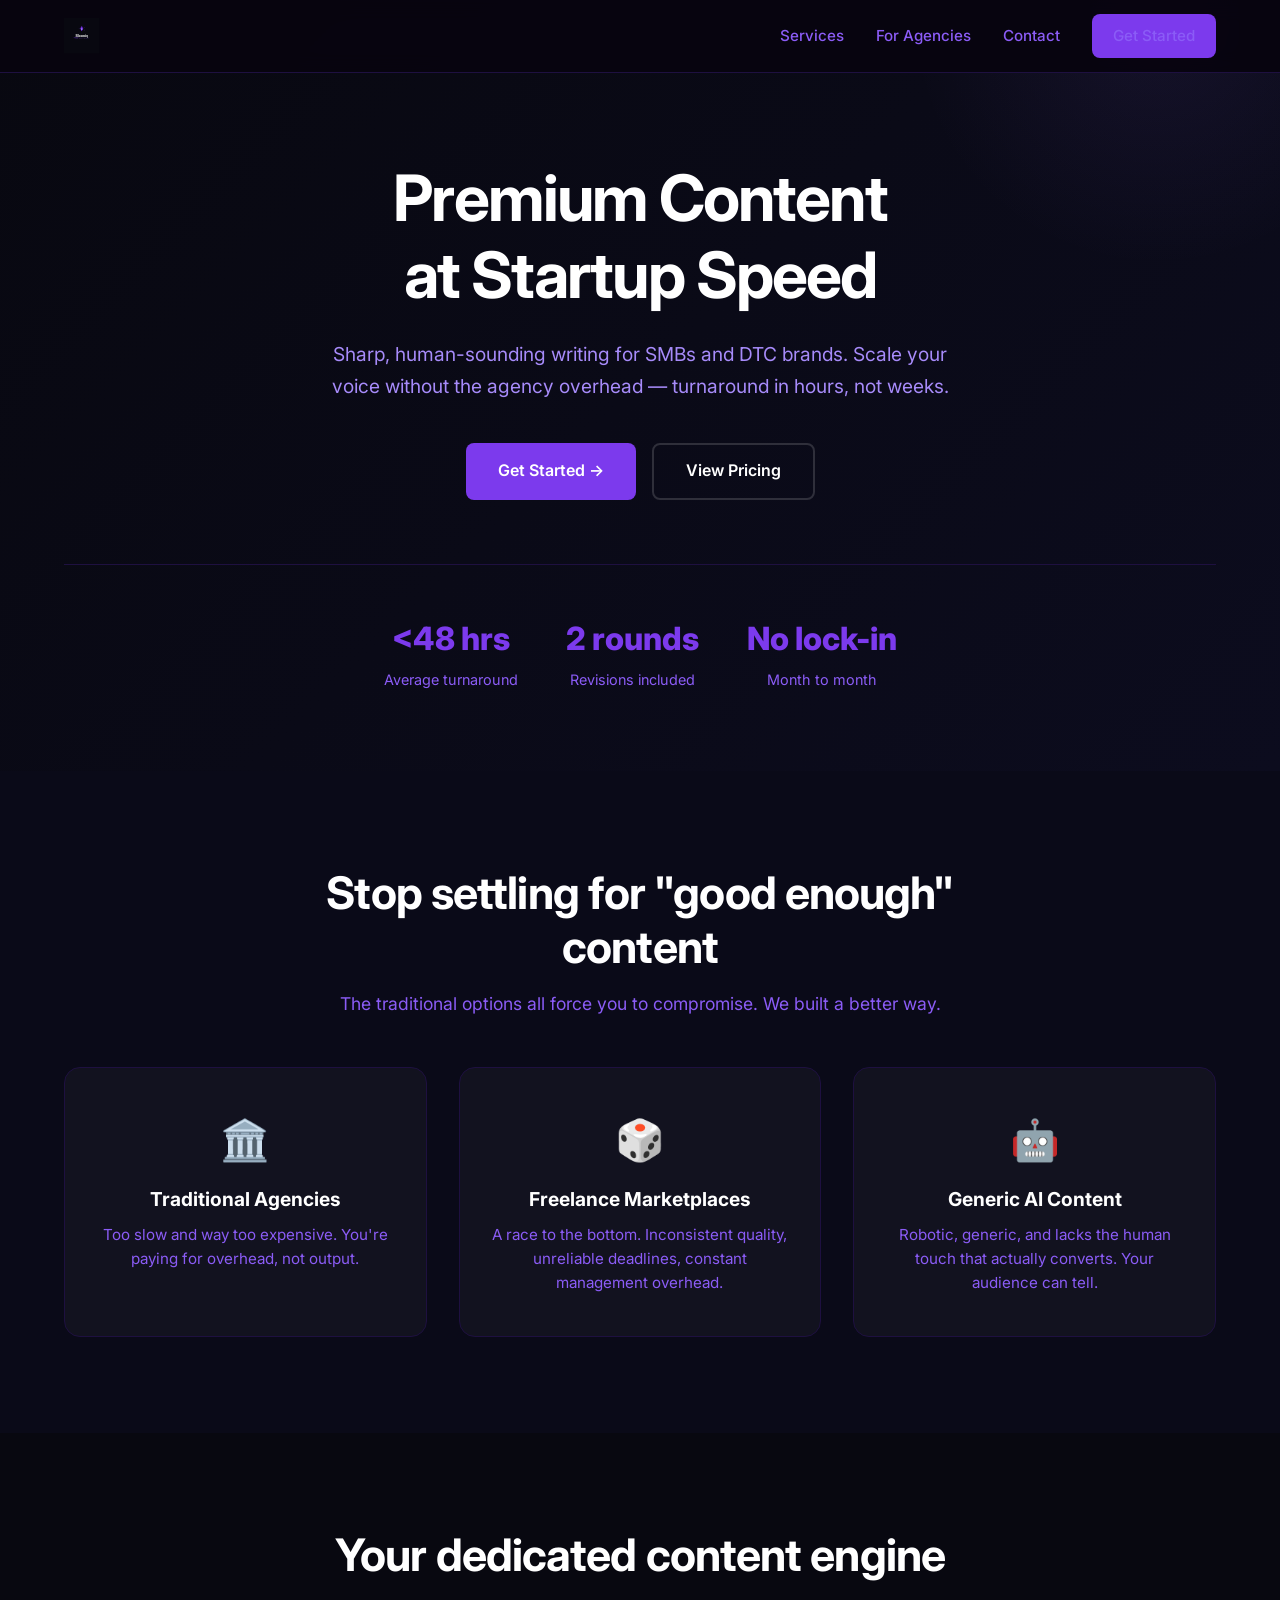
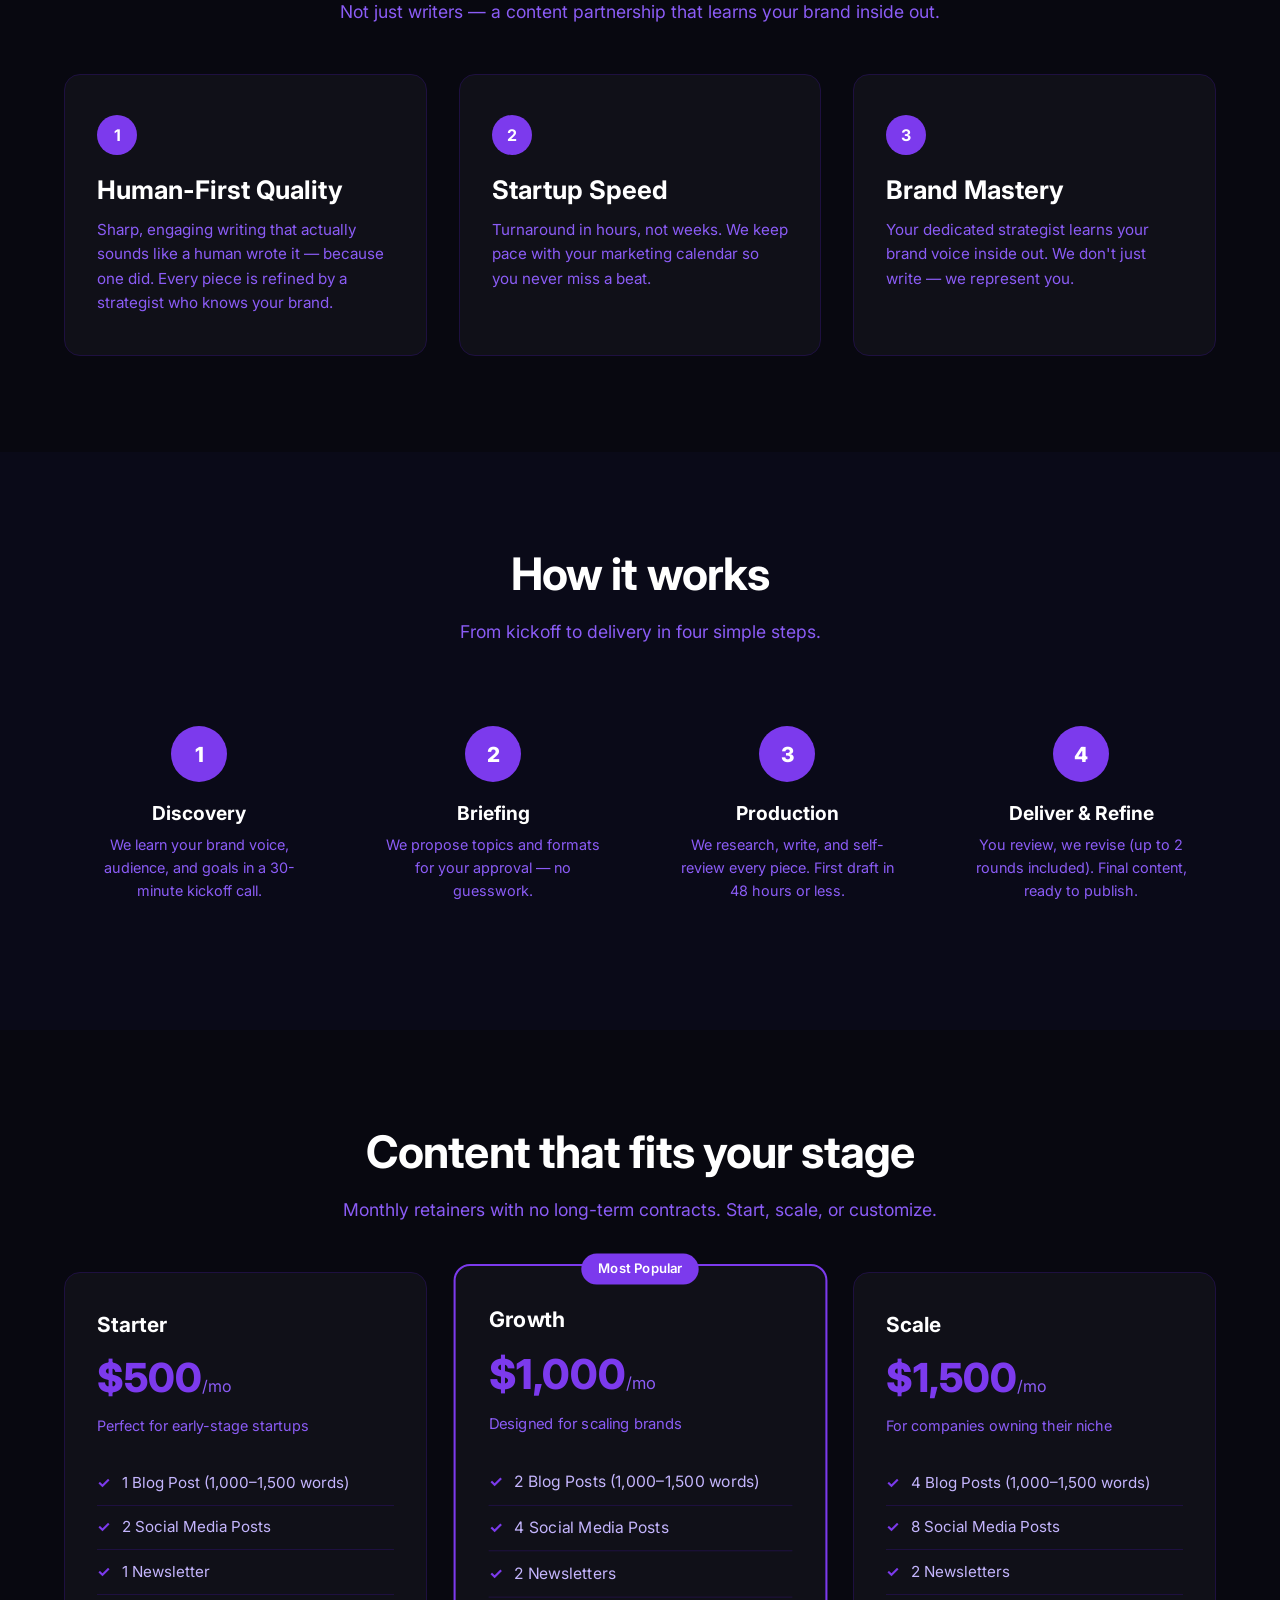
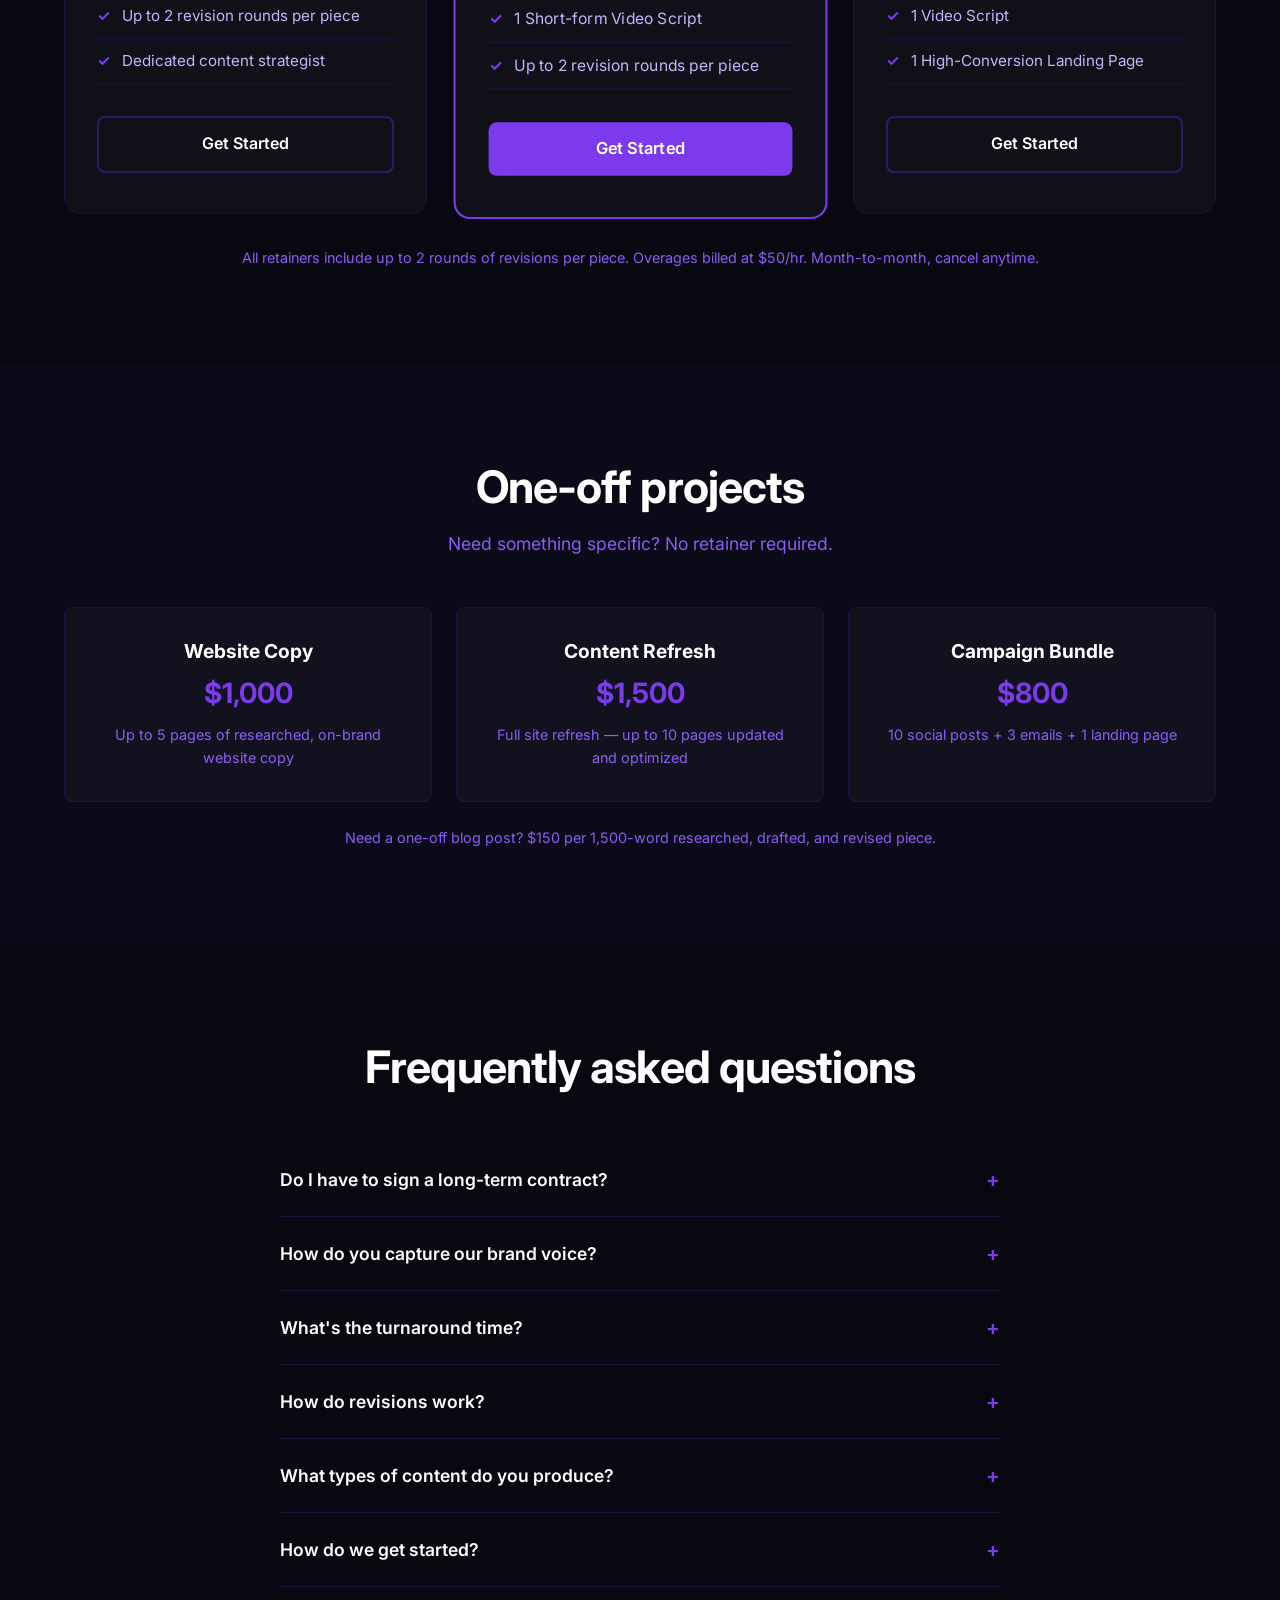
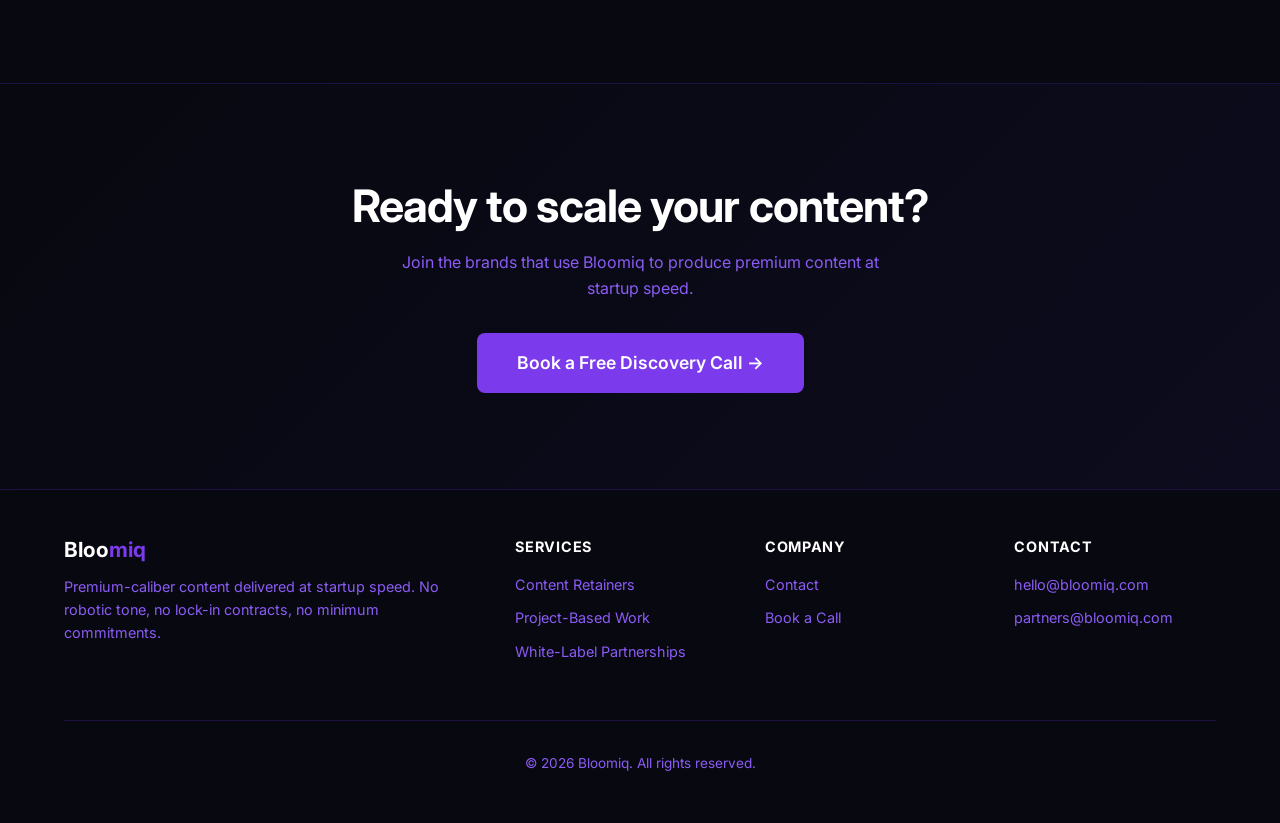
<file: index.html>
<!DOCTYPE html>
<html lang="en">
<head>
  <meta charset="UTF-8">
  <meta name="viewport" content="width=device-width, initial-scale=1.0">
  <title>Bloomiq — Premium Content at Startup Speed</title>
  <meta name="description" content="Premium-caliber content delivered at startup speed. Dedicated content strategists, sharp human-sounding writing, turnaround in hours not weeks.">
  <link rel="preconnect" href="https://fonts.googleapis.com">
  <link rel="preconnect" href="https://fonts.gstatic.com" crossorigin>
  <link href="https://fonts.googleapis.com/css2?family=Inter:wght@400;500;600;700;800&display=swap" rel="stylesheet">
  <link rel="stylesheet" href="css/style.css">
</head>
<body>

<!-- Navigation -->
<nav class="nav">
  <div class="nav-inner">
    <a href="/" class="nav-logo"><img src="logo.svg" alt="Bloomiq"></a>
    <button class="menu-toggle" onclick="document.querySelector('.nav-links').classList.toggle('open')" aria-label="Toggle menu">
      <span></span><span></span><span></span>
    </button>
    <ul class="nav-links">
      <li><a href="services.html">Services</a></li>
      <li><a href="agencies.html">For Agencies</a></li>
      <li><a href="contact.html">Contact</a></li>
      <li><a href="contact.html" class="btn btn-primary nav-cta">Get Started</a></li>
    </ul>
  </div>
</nav>

<!-- Hero -->
<section class="hero">
  <div class="container">
    <h1>Premium Content<br>at Startup Speed</h1>
    <p>Sharp, human-sounding writing for SMBs and DTC brands. Scale your voice without the agency overhead — turnaround in hours, not weeks.</p>
    <div class="hero-actions">
      <a href="contact.html" class="btn btn-primary">Get Started →</a>
      <a href="#pricing" class="btn btn-outline">View Pricing</a>
    </div>
    <div class="hero-stats">
      <div>
        <div class="stat-number">&lt;48 hrs</div>
        <div class="stat-label">Average turnaround</div>
      </div>
      <div>
        <div class="stat-number">2 rounds</div>
        <div class="stat-label">Revisions included</div>
      </div>
      <div>
        <div class="stat-number">No lock-in</div>
        <div class="stat-label">Month to month</div>
      </div>
    </div>
  </div>
</section>

<!-- Problem -->
<section class="section section-alt">
  <div class="container">
    <div class="section-header">
      <h2>Stop settling for "good enough" content</h2>
      <p>The traditional options all force you to compromise. We built a better way.</p>
    </div>
    <div class="problem-grid">
      <div class="problem-card">
        <span class="problem-icon">🏛️</span>
        <h3>Traditional Agencies</h3>
        <p>Too slow and way too expensive. You're paying for overhead, not output.</p>
      </div>
      <div class="problem-card">
        <span class="problem-icon">🎲</span>
        <h3>Freelance Marketplaces</h3>
        <p>A race to the bottom. Inconsistent quality, unreliable deadlines, constant management overhead.</p>
      </div>
      <div class="problem-card">
        <span class="problem-icon">🤖</span>
        <h3>Generic AI Content</h3>
        <p>Robotic, generic, and lacks the human touch that actually converts. Your audience can tell.</p>
      </div>
    </div>
  </div>
</section>

<!-- Solution / Features -->
<section class="section">
  <div class="container">
    <div class="section-header">
      <h2>Your dedicated content engine</h2>
      <p>Not just writers — a content partnership that learns your brand inside out.</p>
    </div>
    <div class="features-grid">
      <div class="feature-card">
        <div class="feature-number">1</div>
        <h3>Human-First Quality</h3>
        <p>Sharp, engaging writing that actually sounds like a human wrote it — because one did. Every piece is refined by a strategist who knows your brand.</p>
      </div>
      <div class="feature-card">
        <div class="feature-number">2</div>
        <h3>Startup Speed</h3>
        <p>Turnaround in hours, not weeks. We keep pace with your marketing calendar so you never miss a beat.</p>
      </div>
      <div class="feature-card">
        <div class="feature-number">3</div>
        <h3>Brand Mastery</h3>
        <p>Your dedicated strategist learns your brand voice inside out. We don't just write — we represent you.</p>
      </div>
    </div>
  </div>
</section>

<!-- How it Works -->
<section class="section section-alt">
  <div class="container">
    <div class="section-header">
      <h2>How it works</h2>
      <p>From kickoff to delivery in four simple steps.</p>
    </div>
    <div class="steps">
      <div class="step">
        <div class="step-number">1</div>
        <h4>Discovery</h4>
        <p>We learn your brand voice, audience, and goals in a 30-minute kickoff call.</p>
      </div>
      <div class="step">
        <div class="step-number">2</div>
        <h4>Briefing</h4>
        <p>We propose topics and formats for your approval — no guesswork.</p>
      </div>
      <div class="step">
        <div class="step-number">3</div>
        <h4>Production</h4>
        <p>We research, write, and self-review every piece. First draft in 48 hours or less.</p>
      </div>
      <div class="step">
        <div class="step-number">4</div>
        <h4>Deliver & Refine</h4>
        <p>You review, we revise (up to 2 rounds included). Final content, ready to publish.</p>
      </div>
    </div>
  </div>
</section>

<!-- Pricing -->
<section id="pricing" class="section">
  <div class="container">
    <div class="section-header">
      <h2>Content that fits your stage</h2>
      <p>Monthly retainers with no long-term contracts. Start, scale, or customize.</p>
    </div>
    <div class="pricing-grid">
      <div class="pricing-card">
        <h3>Starter</h3>
        <div class="pricing-price">$500<span>/mo</span></div>
        <div class="pricing-subtitle">Perfect for early-stage startups</div>
        <ul class="pricing-features">
          <li>1 Blog Post (1,000–1,500 words)</li>
          <li>2 Social Media Posts</li>
          <li>1 Newsletter</li>
          <li>Up to 2 revision rounds per piece</li>
          <li>Dedicated content strategist</li>
        </ul>
        <a href="contact.html" class="btn btn-secondary">Get Started</a>
      </div>
      <div class="pricing-card featured">
        <div class="pricing-badge">Most Popular</div>
        <h3>Growth</h3>
        <div class="pricing-price">$1,000<span>/mo</span></div>
        <div class="pricing-subtitle">Designed for scaling brands</div>
        <ul class="pricing-features">
          <li>2 Blog Posts (1,000–1,500 words)</li>
          <li>4 Social Media Posts</li>
          <li>2 Newsletters</li>
          <li>1 Short-form Video Script</li>
          <li>Up to 2 revision rounds per piece</li>
        </ul>
        <a href="contact.html" class="btn btn-primary">Get Started</a>
      </div>
      <div class="pricing-card">
        <h3>Scale</h3>
        <div class="pricing-price">$1,500<span>/mo</span></div>
        <div class="pricing-subtitle">For companies owning their niche</div>
        <ul class="pricing-features">
          <li>4 Blog Posts (1,000–1,500 words)</li>
          <li>8 Social Media Posts</li>
          <li>2 Newsletters</li>
          <li>1 Video Script</li>
          <li>1 High-Conversion Landing Page</li>
        </ul>
        <a href="contact.html" class="btn btn-secondary">Get Started</a>
      </div>
    </div>
    <p class="pricing-note">All retainers include up to 2 rounds of revisions per piece. Overages billed at $50/hr. Month-to-month, cancel anytime.</p>
  </div>
</section>

<!-- Project Pricing -->
<section class="section section-alt">
  <div class="container">
    <div class="section-header">
      <h2>One-off projects</h2>
      <p>Need something specific? No retainer required.</p>
    </div>
    <div class="project-pricing">
      <div class="project-card">
        <h4>Website Copy</h4>
        <div class="price">$1,000</div>
        <p>Up to 5 pages of researched, on-brand website copy</p>
      </div>
      <div class="project-card">
        <h4>Content Refresh</h4>
        <div class="price">$1,500</div>
        <p>Full site refresh — up to 10 pages updated and optimized</p>
      </div>
      <div class="project-card">
        <h4>Campaign Bundle</h4>
        <div class="price">$800</div>
        <p>10 social posts + 3 emails + 1 landing page</p>
      </div>
    </div>
    <p class="pricing-note" style="margin-top:1.5rem;">Need a one-off blog post? $150 per 1,500-word researched, drafted, and revised piece.</p>
  </div>
</section>

<!-- FAQ -->
<section class="section">
  <div class="container">
    <div class="section-header">
      <h2>Frequently asked questions</h2>
    </div>
    <div class="faq-grid">
      <div class="faq-item">
        <button class="faq-question">Do I have to sign a long-term contract?</button>
        <div class="faq-answer">No. All our retainers are month-to-month. You can cancel or change your plan at any time with 30 days' notice. We earn your business every month.</div>
      </div>
      <div class="faq-item">
        <button class="faq-question">How do you capture our brand voice?</button>
        <div class="faq-answer">You're matched with a dedicated content strategist who starts with a deep-dive brand discovery call and questionnaire. We map your voice across 6 dimensions (formality, jargon, humor, temperature, sentence rhythm, pronouns) and maintain a living brand voice guide that every piece of content is checked against.</div>
      </div>
      <div class="faq-item">
        <button class="faq-question">What's the turnaround time?</button>
        <div class="faq-answer">Standard pieces are typically delivered within 48 hours of brief approval. Larger deliverables like landing pages may take 3–5 days. We'll agree on a content calendar upfront so you always know what's coming and when.</div>
      </div>
      <div class="faq-item">
        <button class="faq-question">How do revisions work?</button>
        <div class="faq-answer">Every piece includes up to 2 rounds of revisions. You provide feedback, we make changes. If you need more than 2 rounds, additional revisions are billed at $75/hr. We handle the first round within 4 hours, the second within 2 hours.</div>
      </div>
      <div class="faq-item">
        <button class="faq-question">What types of content do you produce?</button>
        <div class="faq-answer">Blog posts (1,000–1,500 words), social media posts for any platform, email newsletters, short-form video scripts (30–90 seconds), and landing pages. For agency partners, we also do white papers, case studies, and full email sequences.</div>
      </div>
      <div class="faq-item">
        <button class="faq-question">How do we get started?</button>
        <div class="faq-answer">Once you sign up, you'll be matched with a dedicated strategist. We'll have a 30-minute kickoff call to nail your brand voice, and we'll start delivering content within 48 hours.</div>
      </div>
    </div>
  </div>
</section>

<!-- CTA -->
<section class="cta-section">
  <div class="container">
    <h2>Ready to scale your content?</h2>
    <p>Join the brands that use Bloomiq to produce premium content at startup speed.</p>
    <a href="contact.html" class="btn btn-primary" style="font-size:1.1rem; padding:1rem 2.5rem;">Book a Free Discovery Call →</a>
  </div>
</section>

<!-- Footer -->
<footer class="footer">
  <div class="container">
    <div class="footer-inner">
      <div class="footer-brand">
        <h3>Bloo<span>miq</span></h3>
        <p>Premium-caliber content delivered at startup speed. No robotic tone, no lock-in contracts, no minimum commitments.</p>
      </div>
      <div>
        <h4>Services</h4>
        <ul>
          <li><a href="services.html">Content Retainers</a></li>
          <li><a href="services.html">Project-Based Work</a></li>
          <li><a href="agencies.html">White-Label Partnerships</a></li>
        </ul>
      </div>
      <div>
        <h4>Company</h4>
        <ul>
          <li><a href="contact.html">Contact</a></li>
          <li><a href="contact.html">Book a Call</a></li>
        </ul>
      </div>
      <div>
        <h4>Contact</h4>
        <ul>
          <li><a href="mailto:hello@bloomiq.com">hello@bloomiq.com</a></li>
          <li><a href="mailto:partners@bloomiq.com">partners@bloomiq.com</a></li>
        </ul>
      </div>
    </div>
    <div class="footer-bottom">
      &copy; 2026 Bloomiq. All rights reserved.
    </div>
  </div>
</footer>

<script>
// FAQ accordion
document.querySelectorAll('.faq-question').forEach(btn => {
  btn.addEventListener('click', () => {
    btn.parentElement.classList.toggle('open');
  });
});

// Close mobile menu on link click
document.querySelectorAll('.nav-links a').forEach(link => {
  link.addEventListener('click', () => {
    document.querySelector('.nav-links').classList.remove('open');
  });
});
</script>
</body>
</html>
</file>
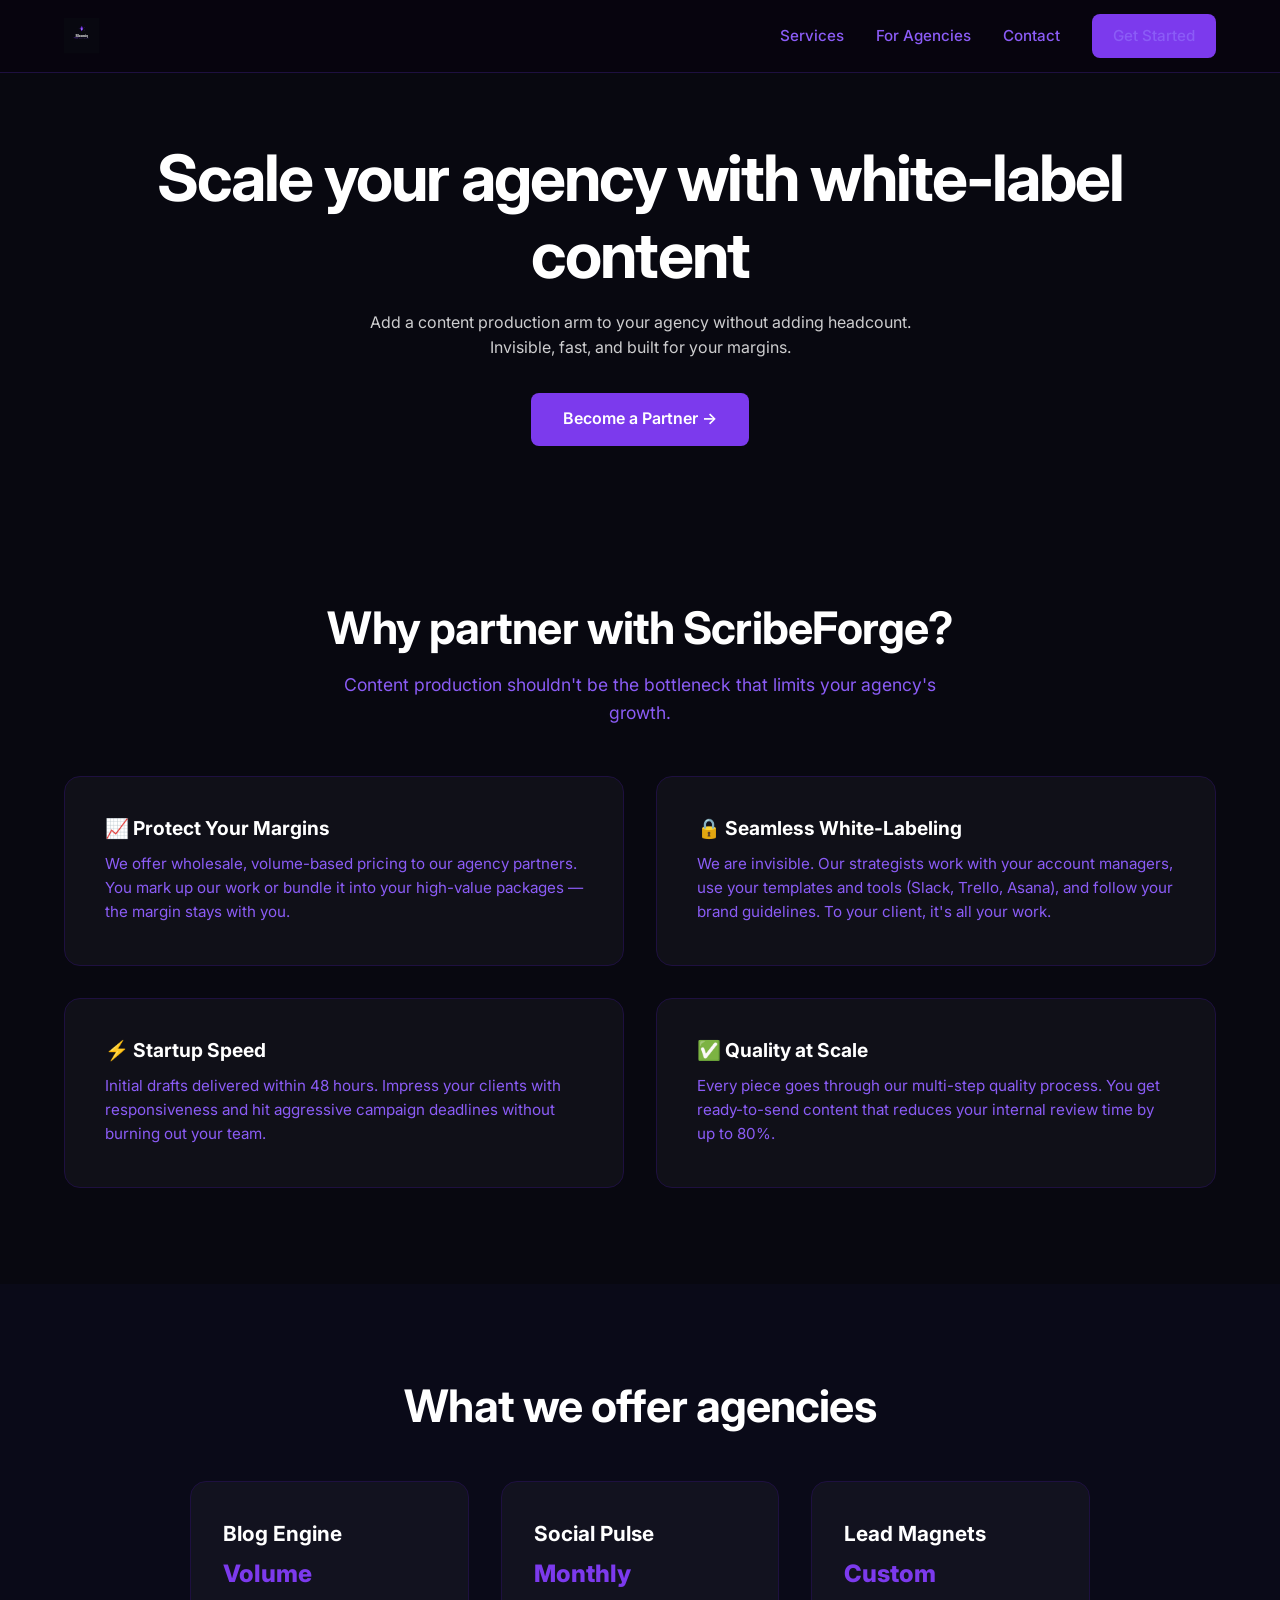
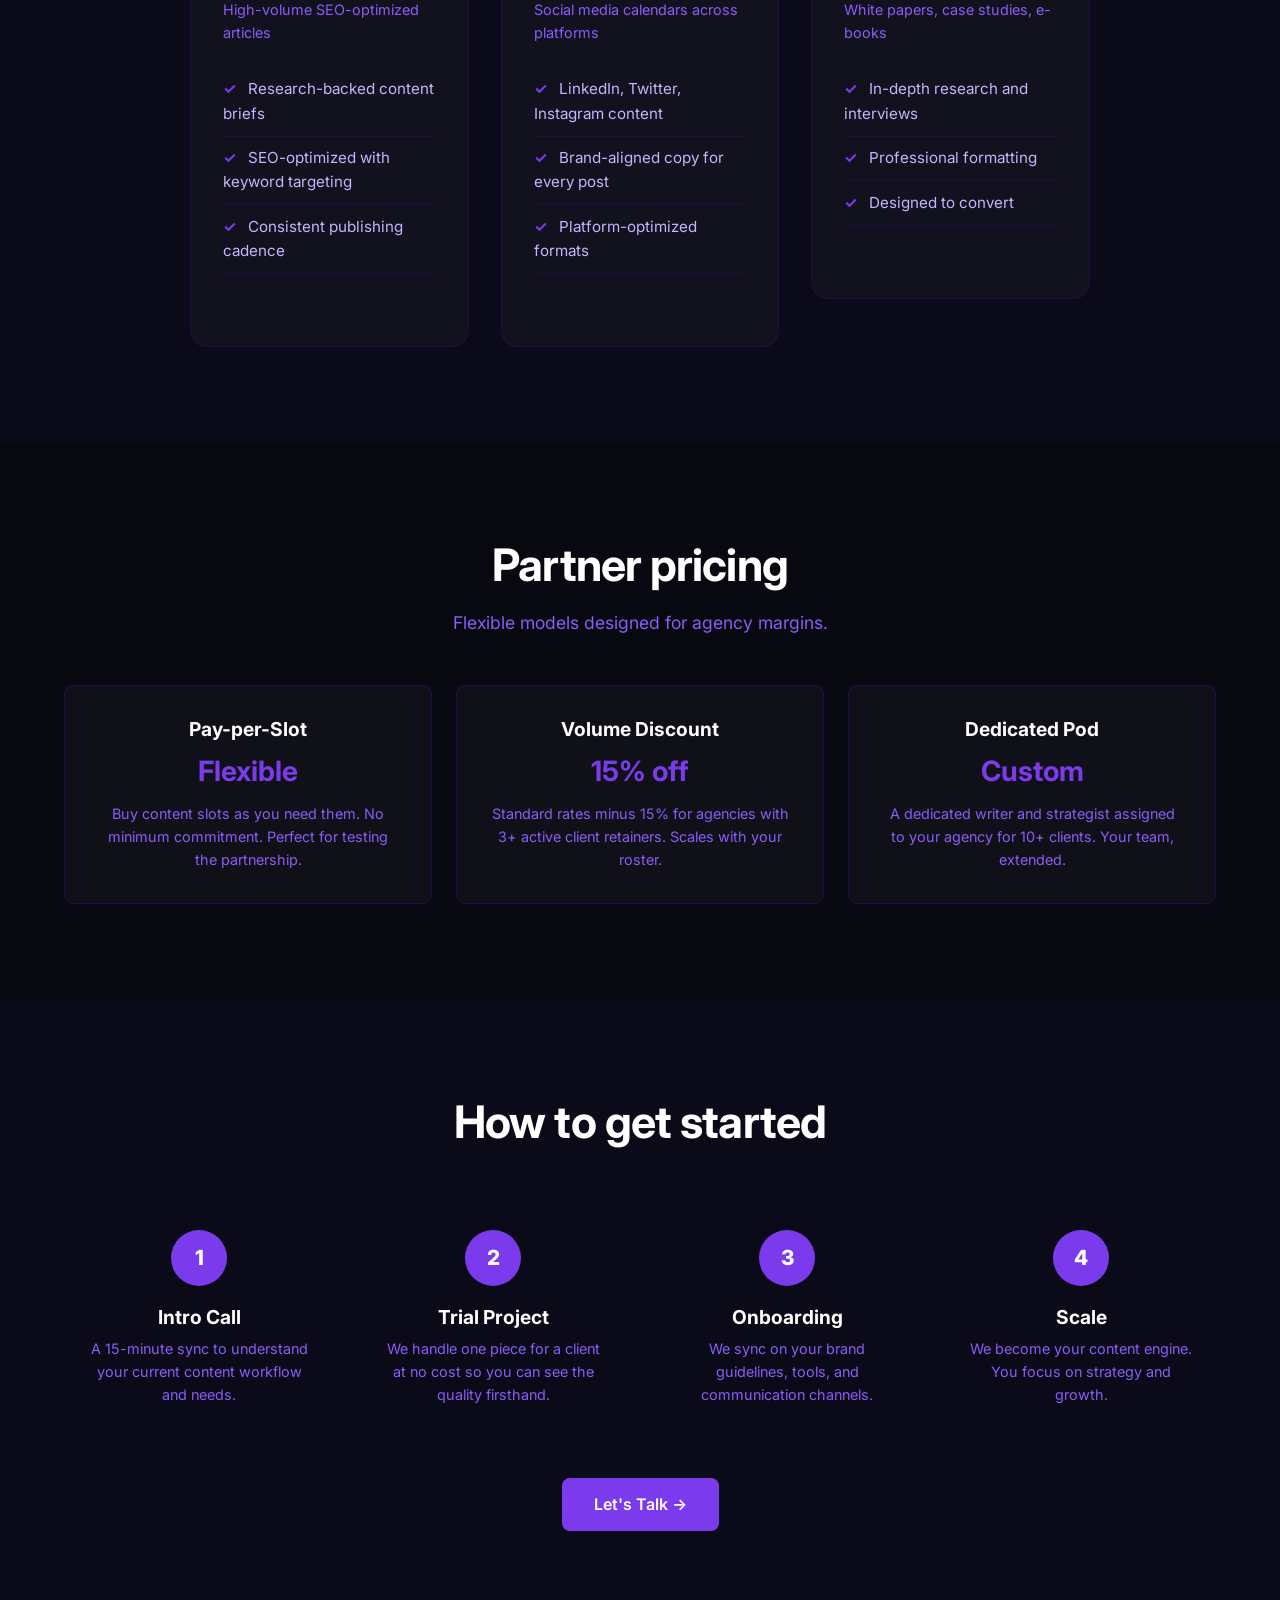
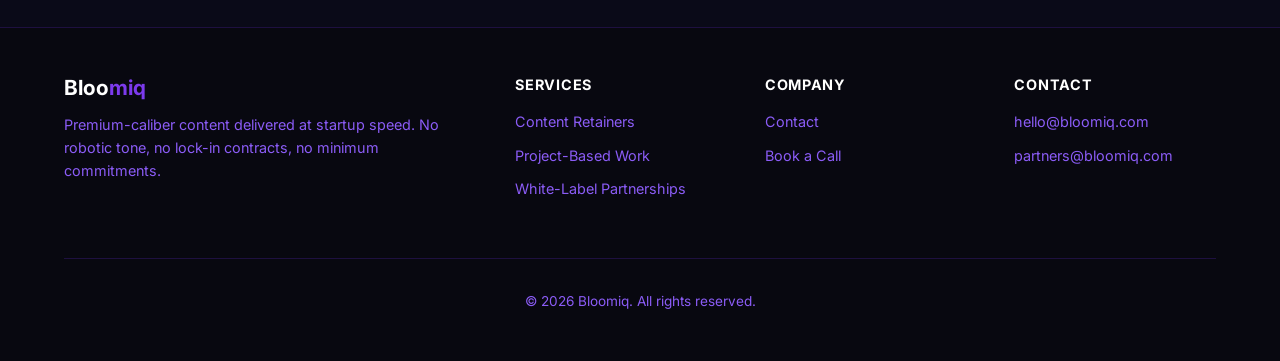
<file: agencies.html>
<!DOCTYPE html>
<html lang="en">
<head>
  <meta charset="UTF-8">
  <meta name="viewport" content="width=device-width, initial-scale=1.0">
  <title>For Agencies — Bloomiq White-Label Content</title>
  <meta name="description" content="White-label content production for agencies. Scale your client roster without hiring writers. Bloomiq powers your content output.">
  <link rel="preconnect" href="https://fonts.googleapis.com">
  <link rel="preconnect" href="https://fonts.gstatic.com" crossorigin>
  <link href="https://fonts.googleapis.com/css2?family=Inter:wght@400;500;600;700;800&display=swap" rel="stylesheet">
  <link rel="stylesheet" href="css/style.css">
</head>
<body>

<!-- Navigation -->
<nav class="nav">
  <div class="nav-inner">
    <a href="index.html" class="nav-logo"><img src="logo.svg" alt="Bloomiq"></a>
    <button class="menu-toggle" onclick="document.querySelector('.nav-links').classList.toggle('open')" aria-label="Toggle menu">
      <span></span><span></span><span></span>
    </button>
    <ul class="nav-links">
      <li><a href="services.html">Services</a></li>
      <li><a href="agencies.html">For Agencies</a></li>
      <li><a href="contact.html">Contact</a></li>
      <li><a href="contact.html" class="btn btn-primary nav-cta">Get Started</a></li>
    </ul>
  </div>
</nav>

<!-- Hero -->
<section class="services-hero" style="background: var(--color-primary); color: var(--color-white);">
  <div class="container">
    <h1 style="color: var(--color-white);">Scale your agency with white-label content</h1>
    <p style="max-width:600px; margin:1rem auto 0; color: rgba(255,255,255,0.8);">Add a content production arm to your agency without adding headcount. Invisible, fast, and built for your margins.</p>
    <div style="margin-top:2rem;">
      <a href="contact.html" class="btn btn-primary">Become a Partner →</a>
    </div>
  </div>
</section>

<!-- Why Partner -->
<section class="section">
  <div class="container">
    <div class="section-header">
      <h2>Why partner with ScribeForge?</h2>
      <p>Content production shouldn't be the bottleneck that limits your agency's growth.</p>
    </div>
    <div class="agency-benefits">
      <div class="benefit-card">
        <h4>📈 Protect Your Margins</h4>
        <p>We offer wholesale, volume-based pricing to our agency partners. You mark up our work or bundle it into your high-value packages — the margin stays with you.</p>
      </div>
      <div class="benefit-card">
        <h4>🔒 Seamless White-Labeling</h4>
        <p>We are invisible. Our strategists work with your account managers, use your templates and tools (Slack, Trello, Asana), and follow your brand guidelines. To your client, it's all your work.</p>
      </div>
      <div class="benefit-card">
        <h4>⚡ Startup Speed</h4>
        <p>Initial drafts delivered within 48 hours. Impress your clients with responsiveness and hit aggressive campaign deadlines without burning out your team.</p>
      </div>
      <div class="benefit-card">
        <h4>✅ Quality at Scale</h4>
        <p>Every piece goes through our multi-step quality process. You get ready-to-send content that reduces your internal review time by up to 80%.</p>
      </div>
    </div>
  </div>
</section>

<!-- Services for Agencies -->
<section class="section section-alt">
  <div class="container">
    <div class="section-header">
      <h2>What we offer agencies</h2>
    </div>
    <div class="pricing-grid" style="max-width:900px; margin:0 auto;">
      <div class="pricing-card">
        <h3>Blog Engine</h3>
        <div class="pricing-price" style="font-size:1.5rem;">Volume</div>
        <div class="pricing-subtitle">High-volume SEO-optimized articles</div>
        <ul class="pricing-features">
          <li>Research-backed content briefs</li>
          <li>SEO-optimized with keyword targeting</li>
          <li>Consistent publishing cadence</li>
        </ul>
      </div>
      <div class="pricing-card">
        <h3>Social Pulse</h3>
        <div class="pricing-price" style="font-size:1.5rem;">Monthly</div>
        <div class="pricing-subtitle">Social media calendars across platforms</div>
        <ul class="pricing-features">
          <li>LinkedIn, Twitter, Instagram content</li>
          <li>Brand-aligned copy for every post</li>
          <li>Platform-optimized formats</li>
        </ul>
      </div>
      <div class="pricing-card">
        <h3>Lead Magnets</h3>
        <div class="pricing-price" style="font-size:1.5rem;">Custom</div>
        <div class="pricing-subtitle">White papers, case studies, e-books</div>
        <ul class="pricing-features">
          <li>In-depth research and interviews</li>
          <li>Professional formatting</li>
          <li>Designed to convert</li>
        </ul>
      </div>
    </div>
  </div>
</section>

<!-- Pricing Model -->
<section class="section">
  <div class="container">
    <div class="section-header">
      <h2>Partner pricing</h2>
      <p>Flexible models designed for agency margins.</p>
    </div>
    <div class="project-pricing">
      <div class="project-card">
        <h4>Pay-per-Slot</h4>
        <div class="price">Flexible</div>
        <p>Buy content slots as you need them. No minimum commitment. Perfect for testing the partnership.</p>
      </div>
      <div class="project-card">
        <h4>Volume Discount</h4>
        <div class="price">15% off</div>
        <p>Standard rates minus 15% for agencies with 3+ active client retainers. Scales with your roster.</p>
      </div>
      <div class="project-card">
        <h4>Dedicated Pod</h4>
        <div class="price">Custom</div>
        <p>A dedicated writer and strategist assigned to your agency for 10+ clients. Your team, extended.</p>
      </div>
    </div>
  </div>
</section>

<!-- How it works -->
<section class="section section-alt">
  <div class="container">
    <div class="section-header">
      <h2>How to get started</h2>
    </div>
    <div class="steps">
      <div class="step">
        <div class="step-number">1</div>
        <h4>Intro Call</h4>
        <p>A 15-minute sync to understand your current content workflow and needs.</p>
      </div>
      <div class="step">
        <div class="step-number">2</div>
        <h4>Trial Project</h4>
        <p>We handle one piece for a client at no cost so you can see the quality firsthand.</p>
      </div>
      <div class="step">
        <div class="step-number">3</div>
        <h4>Onboarding</h4>
        <p>We sync on your brand guidelines, tools, and communication channels.</p>
      </div>
      <div class="step">
        <div class="step-number">4</div>
        <h4>Scale</h4>
        <p>We become your content engine. You focus on strategy and growth.</p>
      </div>
    </div>
    <div style="text-align:center; margin-top:2.5rem;">
      <a href="contact.html" class="btn btn-primary">Let's Talk →</a>
    </div>
  </div>
</section>

<!-- Footer -->
<footer class="footer">
  <div class="container">
    <div class="footer-inner">
      <div class="footer-brand">
        <h3>Bloo<span>miq</span></h3>
        <p>Premium-caliber content delivered at startup speed. No robotic tone, no lock-in contracts, no minimum commitments.</p>
      </div>
      <div>
        <h4>Services</h4>
        <ul>
          <li><a href="services.html">Content Retainers</a></li>
          <li><a href="services.html">Project-Based Work</a></li>
          <li><a href="agencies.html">White-Label Partnerships</a></li>
        </ul>
      </div>
      <div>
        <h4>Company</h4>
        <ul>
          <li><a href="contact.html">Contact</a></li>
          <li><a href="contact.html">Book a Call</a></li>
        </ul>
      </div>
      <div>
        <h4>Contact</h4>
        <ul>
          <li><a href="mailto:hello@bloomiq.com">hello@bloomiq.com</a></li>
          <li><a href="mailto:partners@bloomiq.com">partners@bloomiq.com</a></li>
        </ul>
      </div>
    </div>
    <div class="footer-bottom">
      &copy; 2026 Bloomiq. All rights reserved.
    </div>
  </div>
</footer>

<script>
document.querySelectorAll('.nav-links a').forEach(link => {
  link.addEventListener('click', () => {
    document.querySelector('.nav-links').classList.remove('open');
  });
});
</script>
</body>
</html>
</file>
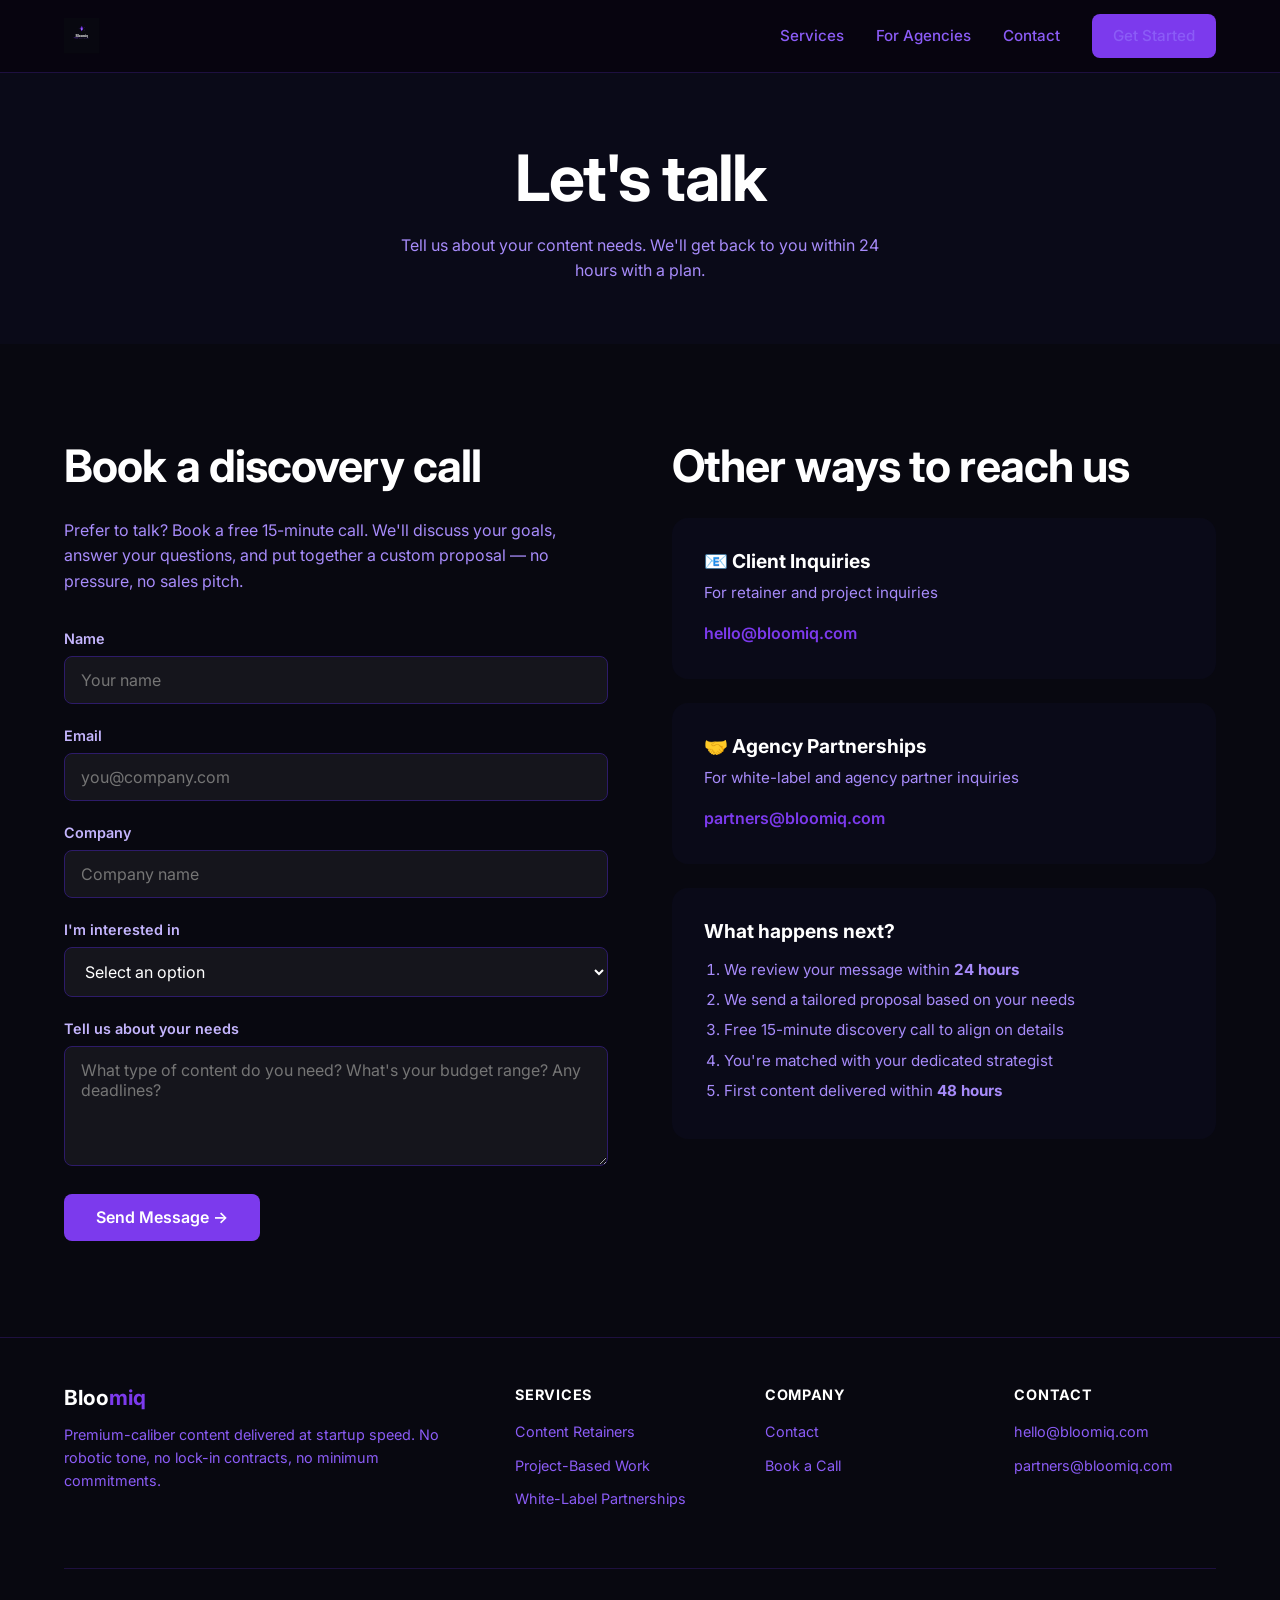
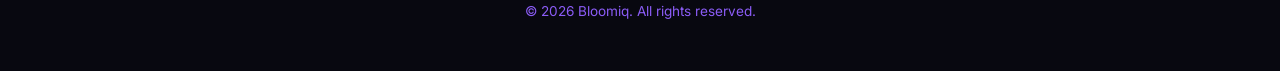
<file: contact.html>
<!DOCTYPE html>
<html lang="en">
<head>
  <meta charset="UTF-8">
  <meta name="viewport" content="width=device-width, initial-scale=1.0">
  <title>Contact — Bloomiq</title>
  <meta name="description" content="Get in touch with Bloomiq. Book a discovery call or send us a message to discuss your content needs.">
  <link rel="preconnect" href="https://fonts.googleapis.com">
  <link rel="preconnect" href="https://fonts.gstatic.com" crossorigin>
  <link href="https://fonts.googleapis.com/css2?family=Inter:wght@400;500;600;700;800&display=swap" rel="stylesheet">
  <link rel="stylesheet" href="css/style.css">
</head>
<body>

<!-- Navigation -->
<nav class="nav">
  <div class="nav-inner">
    <a href="index.html" class="nav-logo"><img src="logo.svg" alt="Bloomiq"></a>
    <button class="menu-toggle" onclick="document.querySelector('.nav-links').classList.toggle('open')" aria-label="Toggle menu">
      <span></span><span></span><span></span>
    </button>
    <ul class="nav-links">
      <li><a href="services.html">Services</a></li>
      <li><a href="agencies.html">For Agencies</a></li>
      <li><a href="contact.html">Contact</a></li>
      <li><a href="contact.html" class="btn btn-primary nav-cta">Get Started</a></li>
    </ul>
  </div>
</nav>

<!-- Hero -->
<section class="services-hero">
  <div class="container">
    <h1>Let's talk</h1>
    <p style="max-width:500px; margin:1rem auto 0; color:var(--color-gray-600);">Tell us about your content needs. We'll get back to you within 24 hours with a plan.</p>
  </div>
</section>

<!-- Contact -->
<section class="section">
  <div class="container">
    <div class="contact-grid">
      <div>
        <h2 style="margin-bottom:1.5rem;">Book a discovery call</h2>
        <p style="color:var(--color-gray-600); margin-bottom:2rem;">Prefer to talk? Book a free 15-minute call. We'll discuss your goals, answer your questions, and put together a custom proposal — no pressure, no sales pitch.</p>

        <form class="contact-form">
          <div class="form-group">
            <label for="name">Name</label>
            <input type="text" id="name" name="name" placeholder="Your name" required>
          </div>
          <div class="form-group">
            <label for="email">Email</label>
            <input type="email" id="email" name="email" placeholder="you@company.com" required>
          </div>
          <div class="form-group">
            <label for="company">Company</label>
            <input type="text" id="company" name="company" placeholder="Company name">
          </div>
          <div class="form-group">
            <label for="interest">I'm interested in</label>
            <select id="interest" name="interest">
              <option value="">Select an option</option>
              <option value="retainer">Monthly Content Retainer</option>
              <option value="project">One-Off Project</option>
              <option value="agency">White-Label Partnership</option>
              <option value="other">Something Else</option>
            </select>
          </div>
          <div class="form-group">
            <label for="message">Tell us about your needs</label>
            <textarea id="message" name="message" placeholder="What type of content do you need? What's your budget range? Any deadlines?" required></textarea>
          </div>
          <button type="submit" class="btn btn-primary" style="align-self:flex-start;">Send Message →</button>
        </form>
      </div>

      <div>
        <h2 style="margin-bottom:1.5rem;">Other ways to reach us</h2>

        <div style="background:var(--color-light); border-radius:var(--border-radius-lg); padding:2rem; margin-bottom:1.5rem;">
          <h4 style="margin-bottom:0.5rem;">📧 Client Inquiries</h4>
          <p style="color:var(--color-gray-600); font-size:0.95rem;">For retainer and project inquiries</p>
          <a href="mailto:hello@bloomiq.com" style="font-weight:600;">hello@bloomiq.com</a>
        </div>

        <div style="background:var(--color-light); border-radius:var(--border-radius-lg); padding:2rem; margin-bottom:1.5rem;">
          <h4 style="margin-bottom:0.5rem;">🤝 Agency Partnerships</h4>
          <p style="color:var(--color-gray-600); font-size:0.95rem;">For white-label and agency partner inquiries</p>
          <a href="mailto:partners@bloomiq.com" style="font-weight:600;">partners@bloomiq.com</a>
        </div>

        <div style="background:var(--color-light); border-radius:var(--border-radius-lg); padding:2rem;">
          <h4 style="margin-bottom:0.75rem;">What happens next?</h4>
          <ol style="color:var(--color-gray-600); font-size:0.95rem; padding-left:1.25rem; line-height:2;">
            <li>We review your message within <strong>24 hours</strong></li>
            <li>We send a tailored proposal based on your needs</li>
            <li>Free 15-minute discovery call to align on details</li>
            <li>You're matched with your dedicated strategist</li>
            <li>First content delivered within <strong>48 hours</strong></li>
          </ol>
        </div>
      </div>
    </div>
  </div>
</section>

<!-- Footer -->
<footer class="footer">
  <div class="container">
    <div class="footer-inner">
      <div class="footer-brand">
        <h3>Bloo<span>miq</span></h3>
        <p>Premium-caliber content delivered at startup speed. No robotic tone, no lock-in contracts, no minimum commitments.</p>
      </div>
      <div>
        <h4>Services</h4>
        <ul>
          <li><a href="services.html">Content Retainers</a></li>
          <li><a href="services.html">Project-Based Work</a></li>
          <li><a href="agencies.html">White-Label Partnerships</a></li>
        </ul>
      </div>
      <div>
        <h4>Company</h4>
        <ul>
          <li><a href="contact.html">Contact</a></li>
          <li><a href="contact.html">Book a Call</a></li>
        </ul>
      </div>
      <div>
        <h4>Contact</h4>
        <ul>
          <li><a href="mailto:hello@bloomiq.com">hello@bloomiq.com</a></li>
          <li><a href="mailto:partners@bloomiq.com">partners@bloomiq.com</a></li>
        </ul>
      </div>
    </div>
    <div class="footer-bottom">
      &copy; 2026 Bloomiq. All rights reserved.
    </div>
  </div>
</footer>

<script>
// Form submission handler (sends to mailto as fallback)
document.querySelector('.contact-form').addEventListener('submit', function(e) {
  e.preventDefault();
  const btn = this.querySelector('button[type="submit"]');
  btn.textContent = 'Sending...';
  btn.disabled = true;

  const formData = new FormData(this);
  const params = new URLSearchParams();
  formData.forEach((value, key) => params.append(key, value));

  // Fallback: open mailto with form data
  const name = formData.get('name');
  const email = formData.get('email');
  const company = formData.get('company');
  const interest = formData.get('interest');
  const message = formData.get('message');

  const body = `From: ${name} (${email})\nCompany: ${company}\nInterest: ${interest}\n\n${message}`;
  window.location.href = `mailto:hello@bloomiq.com?subject=New inquiry from ${encodeURIComponent(name)}&body=${encodeURIComponent(body)}`;

  setTimeout(() => {
    btn.textContent = '✓ Message Sent';
    btn.style.background = '#22c55e';
  }, 500);
});

// Mobile menu
document.querySelectorAll('.nav-links a').forEach(link => {
  link.addEventListener('click', () => {
    document.querySelector('.nav-links').classList.remove('open');
  });
});
</script>
</body>
</html>
</file>
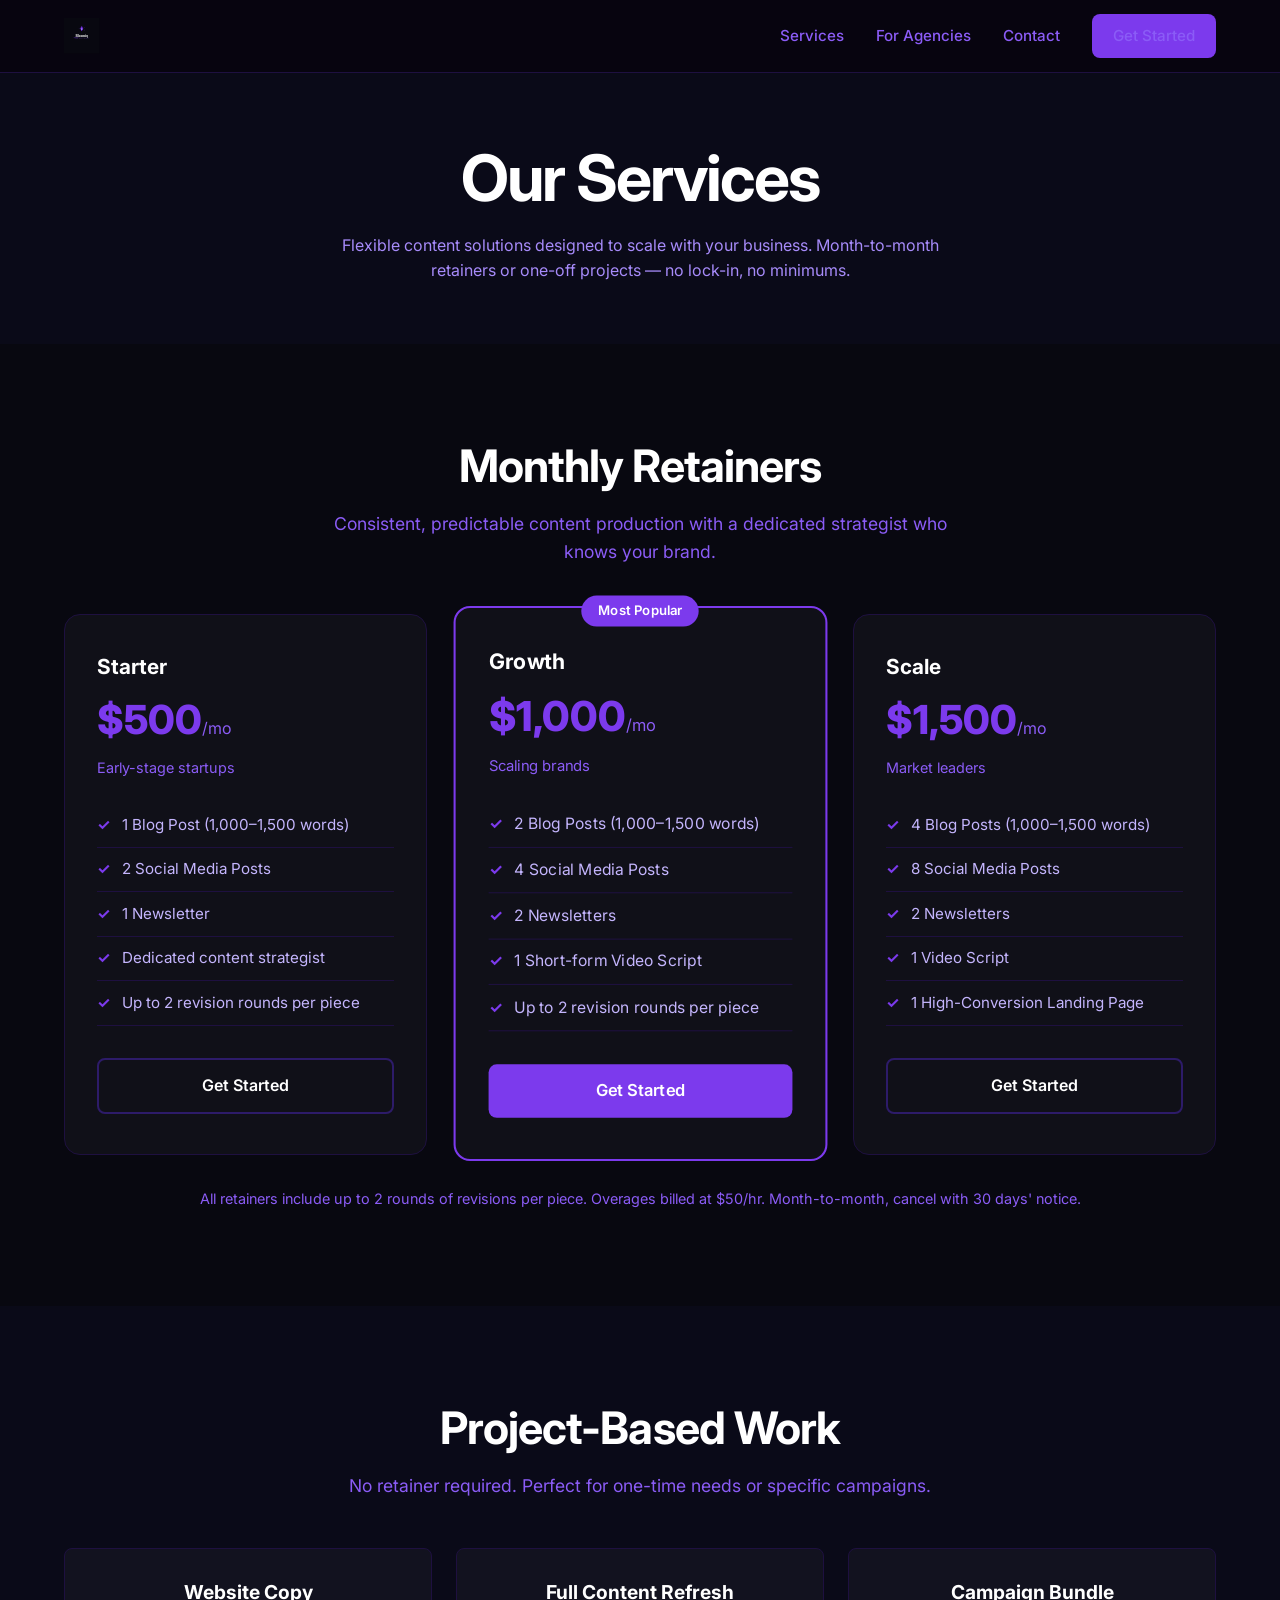
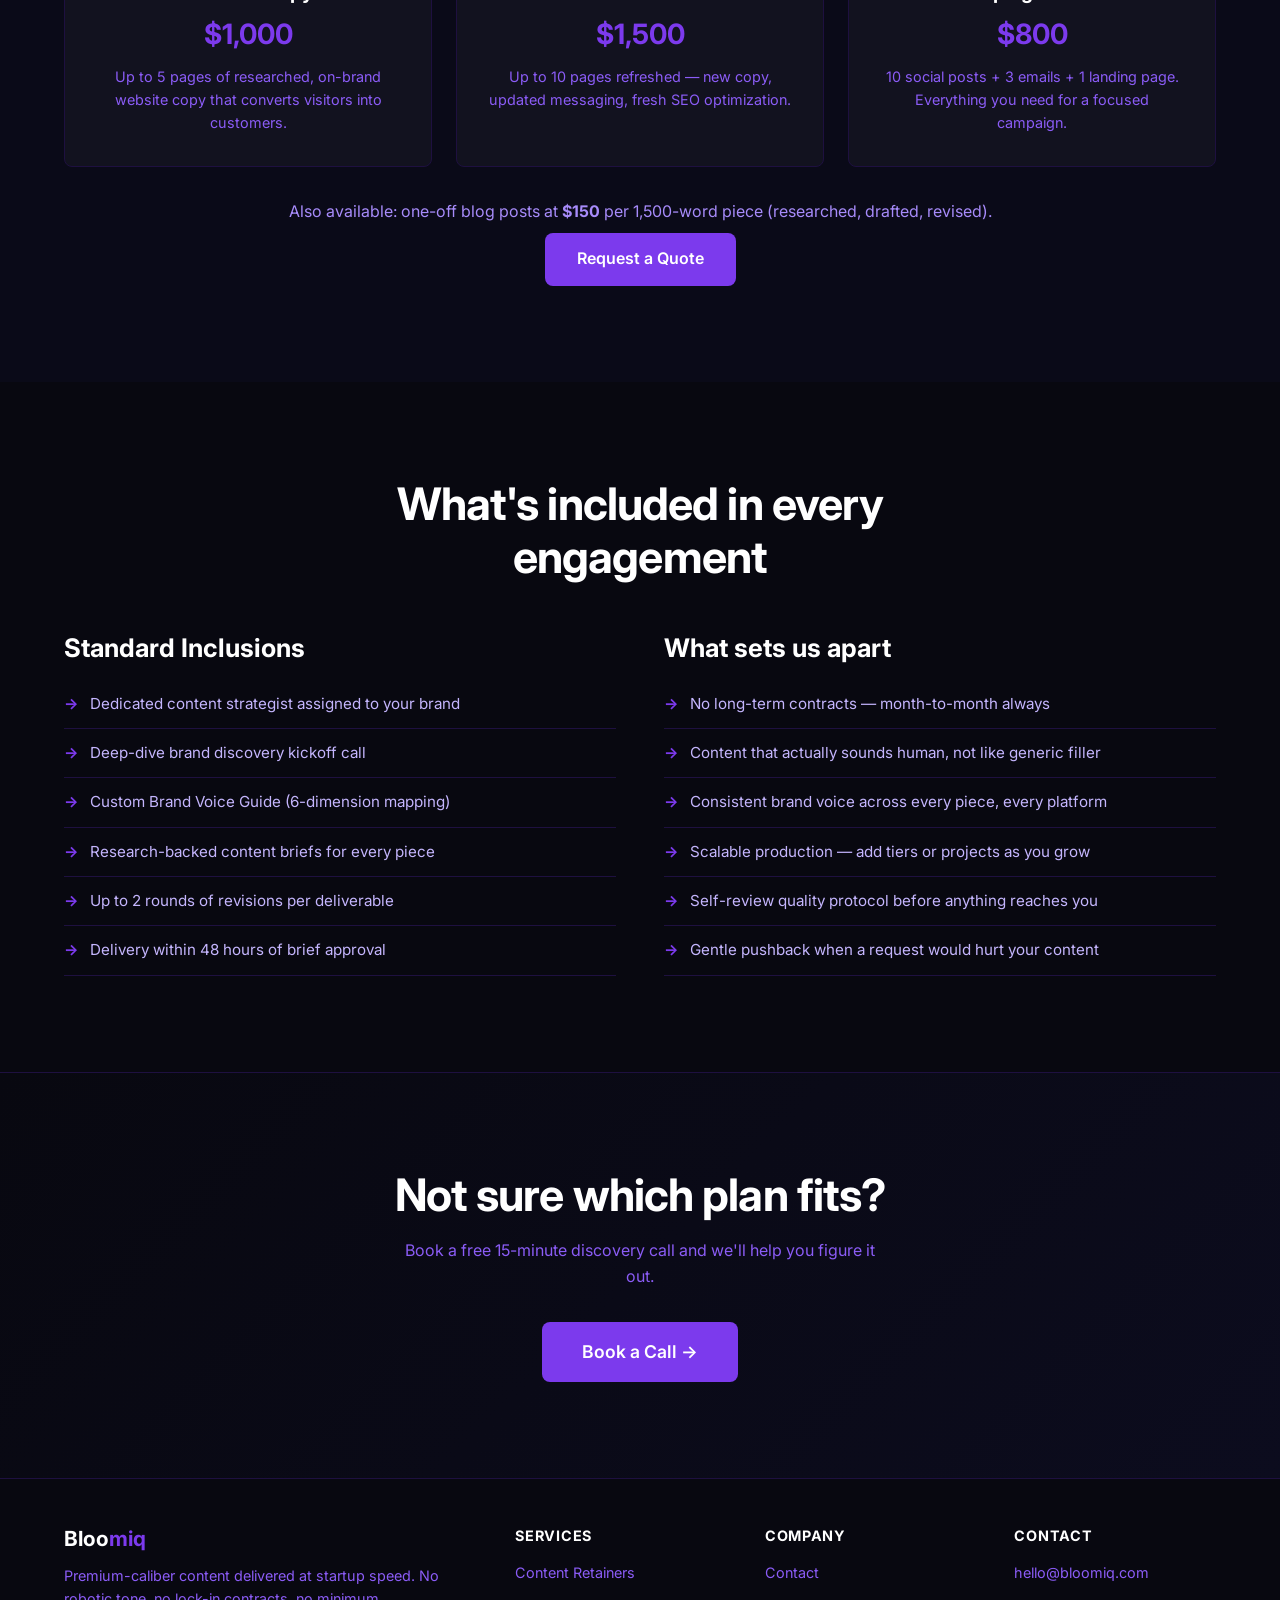
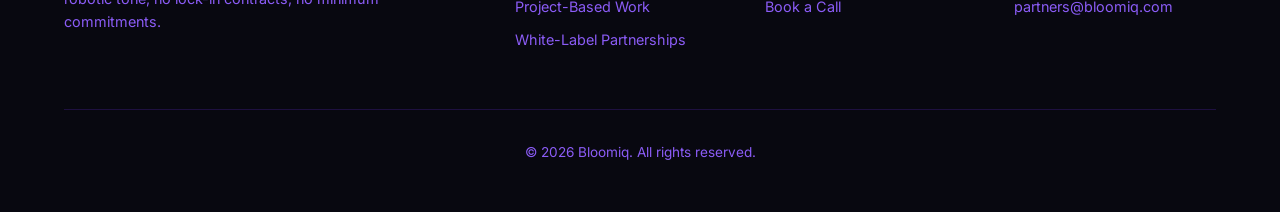
<file: services.html>
<!DOCTYPE html>
<html lang="en">
<head>
  <meta charset="UTF-8">
  <meta name="viewport" content="width=device-width, initial-scale=1.0">
  <title>Services — Bloomiq</title>
  <meta name="description" content="Bloomiq content services: monthly retainers, project-based work, and custom solutions. Premium content at startup speed.">
  <link rel="preconnect" href="https://fonts.googleapis.com">
  <link rel="preconnect" href="https://fonts.gstatic.com" crossorigin>
  <link href="https://fonts.googleapis.com/css2?family=Inter:wght@400;500;600;700;800&display=swap" rel="stylesheet">
  <link rel="stylesheet" href="css/style.css">
</head>
<body>

<!-- Navigation -->
<nav class="nav">
  <div class="nav-inner">
    <a href="index.html" class="nav-logo"><img src="logo.svg" alt="Bloomiq"></a>
    <button class="menu-toggle" onclick="document.querySelector('.nav-links').classList.toggle('open')" aria-label="Toggle menu">
      <span></span><span></span><span></span>
    </button>
    <ul class="nav-links">
      <li><a href="services.html">Services</a></li>
      <li><a href="agencies.html">For Agencies</a></li>
      <li><a href="contact.html">Contact</a></li>
      <li><a href="contact.html" class="btn btn-primary nav-cta">Get Started</a></li>
    </ul>
  </div>
</nav>

<!-- Hero -->
<section class="services-hero">
  <div class="container">
    <h1>Our Services</h1>
    <p style="max-width:600px; margin:1rem auto 0; color:var(--color-gray-600);">Flexible content solutions designed to scale with your business. Month-to-month retainers or one-off projects — no lock-in, no minimums.</p>
  </div>
</section>

<!-- Retainers -->
<section class="section">
  <div class="container">
    <div class="section-header">
      <h2>Monthly Retainers</h2>
      <p>Consistent, predictable content production with a dedicated strategist who knows your brand.</p>
    </div>

    <div class="pricing-grid">
      <div class="pricing-card">
        <h3>Starter</h3>
        <div class="pricing-price">$500<span>/mo</span></div>
        <div class="pricing-subtitle">Early-stage startups</div>
        <ul class="pricing-features">
          <li>1 Blog Post (1,000–1,500 words)</li>
          <li>2 Social Media Posts</li>
          <li>1 Newsletter</li>
          <li>Dedicated content strategist</li>
          <li>Up to 2 revision rounds per piece</li>
        </ul>
        <a href="contact.html" class="btn btn-secondary">Get Started</a>
      </div>
      <div class="pricing-card featured">
        <div class="pricing-badge">Most Popular</div>
        <h3>Growth</h3>
        <div class="pricing-price">$1,000<span>/mo</span></div>
        <div class="pricing-subtitle">Scaling brands</div>
        <ul class="pricing-features">
          <li>2 Blog Posts (1,000–1,500 words)</li>
          <li>4 Social Media Posts</li>
          <li>2 Newsletters</li>
          <li>1 Short-form Video Script</li>
          <li>Up to 2 revision rounds per piece</li>
        </ul>
        <a href="contact.html" class="btn btn-primary">Get Started</a>
      </div>
      <div class="pricing-card">
        <h3>Scale</h3>
        <div class="pricing-price">$1,500<span>/mo</span></div>
        <div class="pricing-subtitle">Market leaders</div>
        <ul class="pricing-features">
          <li>4 Blog Posts (1,000–1,500 words)</li>
          <li>8 Social Media Posts</li>
          <li>2 Newsletters</li>
          <li>1 Video Script</li>
          <li>1 High-Conversion Landing Page</li>
        </ul>
        <a href="contact.html" class="btn btn-secondary">Get Started</a>
      </div>
    </div>

    <p class="pricing-note">All retainers include up to 2 rounds of revisions per piece. Overages billed at $50/hr. Month-to-month, cancel with 30 days' notice.</p>
  </div>
</section>

<!-- Project-based -->
<section class="section section-alt">
  <div class="container">
    <div class="section-header">
      <h2>Project-Based Work</h2>
      <p>No retainer required. Perfect for one-time needs or specific campaigns.</p>
    </div>

    <div class="project-pricing">
      <div class="project-card">
        <h4>Website Copy</h4>
        <div class="price">$1,000</div>
        <p>Up to 5 pages of researched, on-brand website copy that converts visitors into customers.</p>
      </div>
      <div class="project-card">
        <h4>Full Content Refresh</h4>
        <div class="price">$1,500</div>
        <p>Up to 10 pages refreshed — new copy, updated messaging, fresh SEO optimization.</p>
      </div>
      <div class="project-card">
        <h4>Campaign Bundle</h4>
        <div class="price">$800</div>
        <p>10 social posts + 3 emails + 1 landing page. Everything you need for a focused campaign.</p>
      </div>
    </div>

    <div style="text-align:center; margin-top:2rem;">
      <p style="color:var(--color-gray-600); margin-bottom:0.5rem;">Also available: one-off blog posts at <strong>$150</strong> per 1,500-word piece (researched, drafted, revised).</p>
      <a href="contact.html" class="btn btn-primary">Request a Quote</a>
    </div>
  </div>
</section>

<!-- What's Included -->
<section class="section">
  <div class="container">
    <div class="section-header">
      <h2>What's included in every engagement</h2>
    </div>
    <div class="whats-included">
      <div>
        <h3 style="margin-bottom:1rem;">Standard Inclusions</h3>
        <ul class="included-list">
          <li>Dedicated content strategist assigned to your brand</li>
          <li>Deep-dive brand discovery kickoff call</li>
          <li>Custom Brand Voice Guide (6-dimension mapping)</li>
          <li>Research-backed content briefs for every piece</li>
          <li>Up to 2 rounds of revisions per deliverable</li>
          <li>Delivery within 48 hours of brief approval</li>
        </ul>
      </div>
      <div>
        <h3 style="margin-bottom:1rem;">What sets us apart</h3>
        <ul class="included-list">
          <li>No long-term contracts — month-to-month always</li>
          <li>Content that actually sounds human, not like generic filler</li>
          <li>Consistent brand voice across every piece, every platform</li>
          <li>Scalable production — add tiers or projects as you grow</li>
          <li>Self-review quality protocol before anything reaches you</li>
          <li>Gentle pushback when a request would hurt your content</li>
        </ul>
      </div>
    </div>
  </div>
</section>

<!-- CTA -->
<section class="cta-section">
  <div class="container">
    <h2>Not sure which plan fits?</h2>
    <p>Book a free 15-minute discovery call and we'll help you figure it out.</p>
    <a href="contact.html" class="btn btn-primary" style="font-size:1.1rem; padding:1rem 2.5rem;">Book a Call →</a>
  </div>
</section>

<!-- Footer -->
<footer class="footer">
  <div class="container">
    <div class="footer-inner">
      <div class="footer-brand">
        <h3>Bloo<span>miq</span></h3>
        <p>Premium-caliber content delivered at startup speed. No robotic tone, no lock-in contracts, no minimum commitments.</p>
      </div>
      <div>
        <h4>Services</h4>
        <ul>
          <li><a href="services.html">Content Retainers</a></li>
          <li><a href="services.html">Project-Based Work</a></li>
          <li><a href="agencies.html">White-Label Partnerships</a></li>
        </ul>
      </div>
      <div>
        <h4>Company</h4>
        <ul>
          <li><a href="contact.html">Contact</a></li>
          <li><a href="contact.html">Book a Call</a></li>
        </ul>
      </div>
      <div>
        <h4>Contact</h4>
        <ul>
          <li><a href="mailto:hello@bloomiq.com">hello@bloomiq.com</a></li>
          <li><a href="mailto:partners@bloomiq.com">partners@bloomiq.com</a></li>
        </ul>
      </div>
    </div>
    <div class="footer-bottom">
      &copy; 2026 Bloomiq. All rights reserved.
    </div>
  </div>
</footer>

<script>
document.querySelectorAll('.nav-links a').forEach(link => {
  link.addEventListener('click', () => {
    document.querySelector('.nav-links').classList.remove('open');
  });
});
</script>
</body>
</html>
</file>
<file: css/style.css>
/* ============================================
   ScribeForge — Premium Content at Startup Speed
   Brand: Dark + Violet/Purple theme
   ============================================ */

:root {
  --color-primary: #080810;
  --color-secondary: #0c0c1e;
  --color-accent: #7c3aed;
  --color-accent-hover: #8b5cf6;
  --color-accent-dim: #5b21b6;
  --color-light: #0a0a18;
  --color-white: #ffffff;
  --color-gray-100: #12122a;
  --color-gray-200: #1e1040;
  --color-gray-300: #2d1b69;
  --color-gray-400: #5b21b6;
  --color-gray-500: #8b5cf6;
  --color-gray-600: #a78bfa;
  --color-gray-700: #c4b5fd;
  --color-gray-800: #ddd6fe;
  --color-gray-900: #ede9fe;
  --font-sans: 'Inter', -apple-system, BlinkMacSystemFont, 'Segoe UI', Roboto, sans-serif;
  --font-mono: 'JetBrains Mono', 'Fira Code', monospace;
  --max-width: 1200px;
  --border-radius: 8px;
  --border-radius-lg: 16px;
  --shadow-sm: 0 1px 3px rgba(155,109,255,0.08);
  --shadow-md: 0 4px 12px rgba(155,109,255,0.15);
  --shadow-lg: 0 12px 40px rgba(155,109,255,0.2);
  --transition: 0.2s ease;
}

*, *::before, *::after { box-sizing: border-box; margin: 0; padding: 0; }
html { scroll-behavior: smooth; font-size: 16px; }

body {
  font-family: var(--font-sans);
  color: var(--color-gray-800);
  line-height: 1.6;
  background: var(--color-primary);
  -webkit-font-smoothing: antialiased;
}

h1, h2, h3, h4, h5, h6 {
  line-height: 1.2;
  color: var(--color-white);
  font-weight: 700;
}
h1 { font-size: clamp(2.5rem, 5vw, 4rem); letter-spacing: -0.03em; }
h2 { font-size: clamp(2rem, 3.5vw, 2.8rem); letter-spacing: -0.02em; }
h3 { font-size: clamp(1.3rem, 2vw, 1.6rem); }
h4 { font-size: 1.2rem; }
p { margin-bottom: 1rem; color: var(--color-gray-600); }
p:last-child { margin-bottom: 0; }

a { color: var(--color-accent); text-decoration: none; transition: color var(--transition); }
a:hover { color: var(--color-accent-hover); }

.container {
  max-width: var(--max-width);
  margin: 0 auto;
  padding: 0 1.5rem;
}

.btn {
  display: inline-flex;
  align-items: center;
  gap: 0.5rem;
  padding: 0.85rem 2rem;
  font-size: 1rem;
  font-weight: 600;
  border: none;
  border-radius: var(--border-radius);
  cursor: pointer;
  transition: all var(--transition);
  text-decoration: none;
  font-family: var(--font-sans);
}

.btn-primary {
  background: var(--color-accent);
  color: #fff;
}
.btn-primary:hover {
  background: var(--color-accent-hover);
  color: #fff;
  transform: translateY(-1px);
  box-shadow: var(--shadow-md);
}

.btn-secondary {
  background: transparent;
  color: var(--color-white);
  border: 2px solid var(--color-gray-300);
}
.btn-secondary:hover {
  border-color: var(--color-accent);
  background: rgba(155,109,255,0.1);
  transform: translateY(-1px);
}

.btn-outline {
  background: transparent;
  color: var(--color-white);
  border: 2px solid rgba(255,255,255,0.15);
}
.btn-outline:hover {
  border-color: var(--color-accent);
  background: rgba(155,109,255,0.1);
}

.nav {
  position: fixed;
  top: 0;
  left: 0;
  right: 0;
  z-index: 1000;
  background: rgba(8,5,15,0.95);
  backdrop-filter: blur(10px);
  border-bottom: 1px solid var(--color-gray-200);
}

.nav-inner {
  display: flex;
  align-items: center;
  justify-content: space-between;
  height: 72px;
  max-width: var(--max-width);
  margin: 0 auto;
  padding: 0 1.5rem;
}

.nav-logo {
  display: flex;
  align-items: center;
  gap: 0.75rem;
  font-size: 1.4rem;
  font-weight: 800;
  color: var(--color-white);
  letter-spacing: -0.02em;
}
.nav-logo img, .nav-logo svg {
  height: 36px;
  width: auto;
}
.nav-logo span { color: var(--color-accent); }

.nav-links {
  display: flex;
  align-items: center;
  gap: 2rem;
  list-style: none;
}
.nav-links a {
  color: var(--color-gray-500);
  font-weight: 500;
  font-size: 0.95rem;
}
.nav-links a:hover { color: var(--color-white); }

.nav-cta {
  padding: 0.6rem 1.3rem;
  font-size: 0.9rem;
}

.menu-toggle {
  display: none;
  background: none;
  border: none;
  cursor: pointer;
  padding: 0.5rem;
}
.menu-toggle span {
  display: block;
  width: 24px;
  height: 2px;
  background: var(--color-white);
  margin: 5px 0;
  transition: var(--transition);
  border-radius: 2px;
}

.hero {
  padding: 160px 0 80px;
  background: linear-gradient(135deg, var(--color-primary) 0%, var(--color-secondary) 100%);
  color: var(--color-white);
  text-align: center;
  position: relative;
  overflow: hidden;
}
.hero::before {
  content: '';
  position: absolute;
  top: -30%;
  right: -10%;
  width: 500px;
  height: 500px;
  background: radial-gradient(circle, rgba(155,109,255,0.08) 0%, transparent 70%);
  pointer-events: none;
}
.hero h1 { color: var(--color-white); margin-bottom: 1.5rem; }
.hero p {
  font-size: 1.2rem;
  color: var(--color-gray-600);
  max-width: 640px;
  margin: 0 auto 2.5rem;
  line-height: 1.7;
}
.hero-actions { display: flex; gap: 1rem; justify-content: center; flex-wrap: wrap; }
.hero-stats {
  display: flex;
  justify-content: center;
  gap: 3rem;
  margin-top: 4rem;
  padding-top: 3rem;
  border-top: 1px solid var(--color-gray-200);
}
.stat-number { font-size: 2rem; font-weight: 800; color: var(--color-accent); }
.stat-label { font-size: 0.9rem; color: var(--color-gray-500); margin-top: 0.25rem; }

.section { padding: 96px 0; }
.section-alt { background: var(--color-light); }
.section-dark { background: var(--color-primary); }
.section-header {
  text-align: center;
  max-width: 640px;
  margin: 0 auto 3rem;
}
.section-header p { color: var(--color-gray-500); font-size: 1.1rem; margin-top: 1rem; }

.problem-grid { display: grid; grid-template-columns: repeat(3, 1fr); gap: 2rem; }
.problem-card {
  background: rgba(255,255,255,0.03);
  border-radius: var(--border-radius-lg);
  padding: 2.5rem 2rem;
  text-align: center;
  border: 1px solid var(--color-gray-200);
  transition: all var(--transition);
}
.problem-card:hover {
  border-color: var(--color-accent);
  box-shadow: var(--shadow-md);
  transform: translateY(-2px);
}
.problem-icon { font-size: 2.5rem; margin-bottom: 1rem; display: block; }
.problem-card h3 { margin-bottom: 0.75rem; font-size: 1.2rem; color: var(--color-white); }
.problem-card p { color: var(--color-gray-500); font-size: 0.95rem; }

.features-grid { display: grid; grid-template-columns: repeat(3, 1fr); gap: 2rem; }
.feature-card {
  background: rgba(255,255,255,0.03);
  border-radius: var(--border-radius-lg);
  padding: 2.5rem 2rem;
  border: 1px solid var(--color-gray-200);
  transition: all var(--transition);
}
.feature-card:hover {
  border-color: var(--color-accent);
  box-shadow: var(--shadow-md);
  transform: translateY(-2px);
}
.feature-number {
  display: inline-flex;
  align-items: center;
  justify-content: center;
  width: 40px;
  height: 40px;
  border-radius: 50%;
  background: var(--color-accent);
  color: #fff;
  font-weight: 700;
  font-size: 1rem;
  margin-bottom: 1.25rem;
}
.feature-card h3 { margin-bottom: 0.75rem; color: var(--color-white); }
.feature-card p { color: var(--color-gray-500); font-size: 0.95rem; }

.steps { display: grid; grid-template-columns: repeat(4, 1fr); gap: 1.5rem; }
.step { text-align: center; padding: 2rem 1.5rem; }
.step-number {
  display: inline-flex;
  align-items: center;
  justify-content: center;
  width: 56px;
  height: 56px;
  border-radius: 50%;
  background: var(--color-accent);
  color: #fff;
  font-weight: 800;
  font-size: 1.3rem;
  margin-bottom: 1.25rem;
}
.step h4 { margin-bottom: 0.5rem; color: var(--color-white); }
.step p { color: var(--color-gray-500); font-size: 0.9rem; }

.pricing-grid { display: grid; grid-template-columns: repeat(3, 1fr); gap: 2rem; align-items: start; }
.pricing-card {
  background: rgba(255,255,255,0.03);
  border-radius: var(--border-radius-lg);
  padding: 2.5rem 2rem;
  border: 1px solid var(--color-gray-200);
  transition: all var(--transition);
  position: relative;
}
.pricing-card:hover {
  border-color: var(--color-accent);
  box-shadow: var(--shadow-md);
  transform: translateY(-2px);
}
.pricing-card.featured {
  border-color: var(--color-accent);
  border-width: 2px;
  transform: scale(1.03);
}
.pricing-card.featured:hover { transform: scale(1.03) translateY(-2px); }
.pricing-badge {
  position: absolute;
  top: -12px;
  left: 50%;
  transform: translateX(-50%);
  background: var(--color-accent);
  color: #fff;
  padding: 0.3rem 1rem;
  border-radius: 20px;
  font-size: 0.8rem;
  font-weight: 600;
}
.pricing-card h3 { font-size: 1.3rem; margin-bottom: 0.5rem; color: var(--color-white); }
.pricing-price {
  font-size: 2.5rem;
  font-weight: 800;
  color: var(--color-accent);
  margin-bottom: 0.25rem;
}
.pricing-price span { font-size: 1rem; font-weight: 400; color: var(--color-gray-500); }
.pricing-subtitle { color: var(--color-gray-500); font-size: 0.9rem; margin-bottom: 1.5rem; }
.pricing-features { list-style: none; margin-bottom: 2rem; }
.pricing-features li {
  padding: 0.6rem 0;
  border-bottom: 1px solid var(--color-gray-200);
  font-size: 0.95rem;
  color: var(--color-gray-700);
}
.pricing-features li::before {
  content: '✓';
  color: var(--color-accent);
  font-weight: 700;
  margin-right: 0.75rem;
}
.pricing-card .btn { width: 100%; justify-content: center; }
.pricing-note { text-align: center; margin-top: 2rem; color: var(--color-gray-500); font-size: 0.9rem; }

.project-pricing { display: grid; grid-template-columns: repeat(3, 1fr); gap: 1.5rem; margin-top: 3rem; }
.project-card {
  background: rgba(255,255,255,0.03);
  border-radius: var(--border-radius);
  padding: 2rem;
  border: 1px solid var(--color-gray-200);
  text-align: center;
}
.project-card h4 { margin-bottom: 0.5rem; color: var(--color-white); }
.project-card .price {
  font-size: 1.75rem;
  font-weight: 700;
  color: var(--color-accent);
  margin: 0.5rem 0;
}
.project-card p { font-size: 0.9rem; color: var(--color-gray-500); }

.faq-grid { max-width: 720px; margin: 0 auto; }
.faq-item { border-bottom: 1px solid var(--color-gray-200); padding: 1.25rem 0; }
.faq-question {
  display: flex;
  justify-content: space-between;
  align-items: center;
  width: 100%;
  background: none;
  border: none;
  font-size: 1.1rem;
  font-weight: 600;
  color: var(--color-white);
  cursor: pointer;
  text-align: left;
  font-family: var(--font-sans);
  padding: 0.25rem 0;
}
.faq-question::after {
  content: '+';
  font-size: 1.3rem;
  color: var(--color-accent);
  transition: transform var(--transition);
}
.faq-item.open .faq-question::after { content: '−'; }
.faq-answer {
  max-height: 0;
  overflow: hidden;
  transition: max-height 0.3s ease, padding 0.3s ease;
  color: var(--color-gray-600);
  line-height: 1.7;
}
.faq-item.open .faq-answer {
  max-height: 300px;
  padding-top: 0.75rem;
}

.cta-section {
  text-align: center;
  padding: 96px 0;
  background: linear-gradient(135deg, var(--color-primary), var(--color-secondary));
  border-top: 1px solid var(--color-gray-200);
}
.cta-section h2 { color: var(--color-white); margin-bottom: 1rem; }
.cta-section p { color: var(--color-gray-500); margin-bottom: 2rem; max-width: 500px; margin-left: auto; margin-right: auto; }

.services-hero {
  padding: 140px 0 60px;
  background: var(--color-light);
  text-align: center;
}
.services-hero h1 { color: var(--color-white); }
.services-hero p { color: var(--color-gray-500); }

.whats-included { display: grid; grid-template-columns: repeat(2, 1fr); gap: 3rem; margin-top: 3rem; }
.included-list { list-style: none; }
.included-list li {
  padding: 0.75rem 0;
  border-bottom: 1px solid var(--color-gray-200);
  font-size: 0.95rem;
  color: var(--color-gray-700);
}
.included-list li::before {
  content: '→';
  color: var(--color-accent);
  font-weight: 700;
  margin-right: 0.75rem;
}

.agency-benefits { display: grid; grid-template-columns: repeat(2, 1fr); gap: 2rem; margin-top: 3rem; }
.benefit-card {
  background: rgba(255,255,255,0.03);
  border-radius: var(--border-radius-lg);
  padding: 2.5rem;
  border: 1px solid var(--color-gray-200);
  transition: all var(--transition);
}
.benefit-card:hover {
  border-color: var(--color-accent);
  box-shadow: var(--shadow-md);
  transform: translateY(-2px);
}
.benefit-card h4 { margin-bottom: 0.75rem; color: var(--color-white); }
.benefit-card p { color: var(--color-gray-500); font-size: 0.95rem; }

.contact-grid { display: grid; grid-template-columns: 1fr 1fr; gap: 4rem; align-items: start; }
.contact-form { display: flex; flex-direction: column; gap: 1.25rem; }
.form-group label {
  display: block;
  font-weight: 600;
  font-size: 0.9rem;
  color: var(--color-gray-700);
  margin-bottom: 0.4rem;
}
.form-group input,
.form-group select,
.form-group textarea {
  width: 100%;
  padding: 0.8rem 1rem;
  background: rgba(255,255,255,0.05);
  border: 1px solid var(--color-gray-300);
  border-radius: var(--border-radius);
  font-family: var(--font-sans);
  font-size: 1rem;
  color: var(--color-white);
  transition: border-color var(--transition);
}
.form-group input:focus,
.form-group select:focus,
.form-group textarea:focus {
  outline: none;
  border-color: var(--color-accent);
}
.form-group textarea { resize: vertical; min-height: 120px; }
.form-group select option { background: var(--color-primary); color: var(--color-white); }

.footer {
  background: var(--color-primary);
  border-top: 1px solid var(--color-gray-200);
  padding: 48px 0;
}
.footer-inner { display: grid; grid-template-columns: 2fr 1fr 1fr 1fr; gap: 3rem; }
.footer-brand h3 {
  color: var(--color-white);
  font-size: 1.3rem;
  margin-bottom: 0.75rem;
}
.footer-brand h3 span { color: var(--color-accent); }
.footer-brand p { font-size: 0.9rem; color: var(--color-gray-500); }
.footer h4 {
  color: var(--color-white);
  font-size: 0.9rem;
  text-transform: uppercase;
  letter-spacing: 0.05em;
  margin-bottom: 1rem;
}
.footer ul { list-style: none; }
.footer li { margin-bottom: 0.5rem; }
.footer a { color: var(--color-gray-500); font-size: 0.9rem; }
.footer a:hover { color: var(--color-white); }
.footer-bottom {
  margin-top: 3rem;
  padding-top: 2rem;
  border-top: 1px solid var(--color-gray-200);
  text-align: center;
  font-size: 0.85rem;
  color: var(--color-gray-500);
}

@media (max-width: 968px) {
  .problem-grid, .features-grid, .pricing-grid, .project-pricing { grid-template-columns: 1fr; gap: 1.5rem; }
  .steps { grid-template-columns: repeat(2, 1fr); }
  .whats-included, .agency-benefits { grid-template-columns: 1fr; }
  .contact-grid { grid-template-columns: 1fr; gap: 2rem; }
  .footer-inner { grid-template-columns: 1fr 1fr; gap: 2rem; }
  .hero-stats { flex-direction: column; gap: 1.5rem; }
  .pricing-card.featured { transform: none; }
  .pricing-card.featured:hover { transform: translateY(-2px); }
}

@media (max-width: 640px) {
  .nav-links {
    display: none;
    position: absolute;
    top: 72px;
    left: 0;
    right: 0;
    flex-direction: column;
    background: var(--color-primary);
    padding: 1.5rem;
    border-bottom: 1px solid var(--color-gray-200);
    gap: 1rem;
  }
  .nav-links.open { display: flex; }
  .menu-toggle { display: block; }
  .steps { grid-template-columns: 1fr; }
  .hero { padding: 120px 0 60px; }
  .hero h1 { font-size: 2rem; }
  .section { padding: 60px 0; }
  .footer-inner { grid-template-columns: 1fr; }
}
</file>
